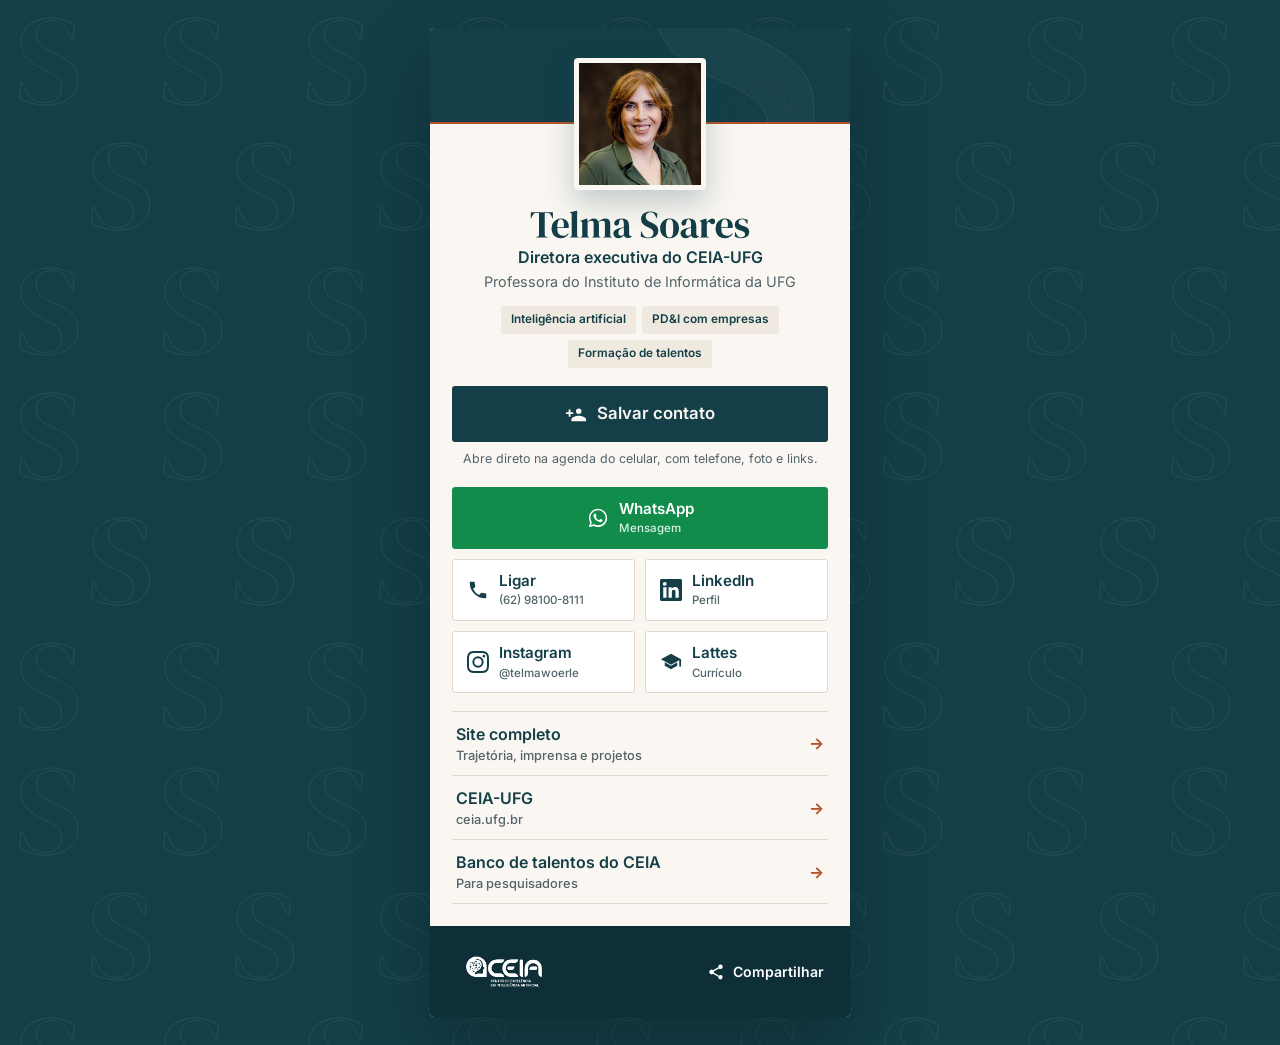
<file: card/index.html>
<!DOCTYPE html>
<html lang="pt-BR">
<head>
<meta charset="utf-8">
<meta name="viewport" content="width=device-width, initial-scale=1, viewport-fit=cover">
<title>Telma Soares | Cartão de contato</title>
<meta name="description" content="Cartão de contato de Telma Soares, diretora executiva do CEIA-UFG. Salve o contato no celular ou fale pelo WhatsApp.">
<meta property="og:title" content="Telma Soares | Cartão de contato">
<meta property="og:description" content="Diretora executiva do CEIA-UFG. Salve o contato ou fale pelo WhatsApp.">
<meta property="og:type" content="profile">
<meta property="og:image" content="https://telmaw.github.io/siteTelma/assets/social/capa-compartilhamento-1200x630.png">
<meta property="og:image:width" content="1200">
<meta property="og:image:height" content="630">
<meta property="og:image:alt" content="Telma Soares">
<meta name="twitter:card" content="summary_large_image">
<meta name="twitter:image" content="https://telmaw.github.io/siteTelma/assets/social/capa-compartilhamento-1200x630.png">
<meta property="og:url" content="https://telmaw.github.io/siteTelma/card/">
<meta name="theme-color" content="#143F49">
<link rel="icon" href="../assets/icones/favicon.ico" sizes="48x48">
<link rel="icon" href="../assets/icones/favicon.svg" type="image/svg+xml">
<link rel="icon" href="../assets/icones/favicon-32.png" type="image/png" sizes="32x32">
<link rel="apple-touch-icon" href="../assets/icones/apple-touch-icon.png">
<link rel="stylesheet" href="../css/telma-brand.css">
<link id="paleta" rel="stylesheet" href="../css/paleta.css">
<script>/* teste de paletas: ?paleta=nome carrega css/paletas/nome.css (sempre a versão mais recente, sem cache) */
(function(){var n=new URLSearchParams(location.search).get("paleta"),l=document.getElementById("paleta");if(n&&/^[a-z0-9-]+$/.test(n))l.href=l.href.replace(/paleta\.css$/,"paletas/"+n+".css?v="+Date.now());})();</script>
<style>
:root{
  --display:var(--telma-font-ui);
  --texto:var(--telma-font-ui);
  --editorial:var(--telma-font-editorial);
  --raio:4px;
}
*{box-sizing:border-box;margin:0;padding:0}
html{-webkit-text-size-adjust:100%}
body{
  min-height:100vh;min-height:100dvh;font-family:var(--texto);color:var(--tinta);line-height:1.5;-webkit-font-smoothing:antialiased;
  background:var(--azul-escuro) url("../assets/fundos/trama-escura.svg") repeat top left/720px auto;
  display:flex;justify-content:center;align-items:flex-start;
  padding:max(28px,env(safe-area-inset-top)) max(16px,env(safe-area-inset-right)) max(28px,env(safe-area-inset-bottom)) max(16px,env(safe-area-inset-left));
}
a{color:inherit;text-decoration:none}
button{font:inherit;border:0;background:none;cursor:pointer;color:inherit}
:focus-visible{outline:3px solid var(--acento);outline-offset:3px}
.rodape :focus-visible{outline-color:var(--telma-marfim)}

.cartao{width:100%;max-width:420px;background:var(--papel);border-radius:var(--raio);box-shadow:0 30px 70px var(--sombra-profunda);overflow:hidden}
.topo{position:relative;height:96px;background:var(--azul-escuro) url("../assets/fundos/s-amplo-escuro.svg") no-repeat center right/cover}
.topo::after{content:"";position:absolute;left:0;right:0;bottom:0;height:2px;background:var(--acento)}
.foto{position:relative;width:132px;height:132px;margin:-66px auto 0;border-radius:var(--raio);overflow:hidden;border:5px solid var(--papel);box-shadow:0 12px 30px color-mix(in srgb,var(--azul-escuro) 25%,transparent);background:#2a2a2a}
.foto img{width:100%;height:100%;object-fit:cover;display:block}
.corpo{padding:16px 22px 22px;text-align:center}
h1{margin:4px 0 0;line-height:1}
h1 img{display:block;width:220px;max-width:100%;height:auto;margin:0 auto}
.cargo{margin-top:6px;font-weight:600;color:var(--tinta)}
.org{font-size:.9rem;color:var(--tinta-suave);margin-top:2px}
.chips{display:flex;flex-wrap:wrap;justify-content:center;gap:6px;margin:14px 0 4px;list-style:none}
.chips li{font-size:.74rem;font-weight:600;color:var(--azul-escuro);background:var(--chip-fundo);padding:5px 10px;border-radius:3px}

.salvar{
  margin-top:18px;display:flex;align-items:center;justify-content:center;gap:10px;width:100%;min-height:56px;padding:14px 18px;
  border-radius:3px;background:var(--azul-escuro);color:var(--telma-marfim);font-weight:600;font-size:1.05rem;
  transition:background .15s ease
}
.salvar:hover{background:var(--azul)}
.salvar:active{background:var(--azul)}
.salvar svg{width:22px;height:22px;fill:currentColor;flex:none}
.dica{font-size:.78rem;color:var(--tinta-suave);margin-top:8px}

.acoes{display:grid;grid-template-columns:1fr 1fr;gap:10px;margin-top:18px}
.acao{display:flex;align-items:center;gap:10px;min-height:54px;padding:10px 14px;border:1px solid var(--linha);border-radius:3px;background:var(--branco);font-weight:600;font-size:.95rem;color:var(--azul-escuro);text-align:left;transition:background .15s ease,border-color .15s ease}
.acao:active,.acao:hover{background:var(--hover-fundo);border-color:var(--hover-borda)}
.acao svg{width:22px;height:22px;flex:none;fill:currentColor}
.acao.whats{grid-column:1/-1;justify-content:center;background:var(--whats);border-color:var(--whats);color:var(--branco)}
.acao.whats:active,.acao.whats:hover{background:var(--whats-escuro)}
.acao small{display:block;font-size:.72rem;font-weight:500;color:var(--tinta-suave)}
.acao.whats small{color:var(--sobre-whats)}

.links{list-style:none;margin-top:18px;border-top:1px solid var(--linha)}
.links a{display:flex;align-items:center;justify-content:space-between;gap:12px;min-height:56px;padding:10px 4px;border-bottom:1px solid var(--linha);font-weight:600;color:var(--tinta);text-align:left}
.links a small{display:block;font-size:.8rem;font-weight:500;color:var(--tinta-suave)}
.links a::after{content:"→";color:var(--acento);font-weight:700}

.rodape{display:flex;align-items:center;justify-content:space-between;gap:12px;padding:16px 22px;background:var(--azul-noite)}
.rodape img{width:104px;height:auto;display:block}
.compartilhar{display:inline-flex;align-items:center;gap:8px;color:var(--branco);font-weight:600;font-size:.88rem;min-height:44px;padding:0 4px}
.compartilhar svg{width:18px;height:18px;fill:currentColor}
.aviso{position:fixed;left:50%;bottom:max(20px,env(safe-area-inset-bottom));transform:translate(-50%,20px);background:var(--tinta);color:var(--branco);font-size:.88rem;font-weight:600;padding:12px 18px;border-radius:999px;opacity:0;pointer-events:none;transition:opacity .2s ease,transform .2s ease}
.aviso.mostra{opacity:1;transform:translate(-50%,0)}
@media (min-width:600px){body{align-items:center}}
@media (prefers-reduced-motion:reduce){*{transition:none!important}}
</style>
</head>
<body>

<main class="cartao">
  <div class="topo" aria-hidden="true"></div>
  <div class="foto"><img src="telma-soares.jpg" alt="Telma Soares" width="480" height="480"></div>
  <div class="corpo">
    <h1><img src="../assets/marca/assinatura-petroleo.svg" alt="Telma Soares" width="220" height="29"></h1>
    <p class="cargo">Diretora executiva do CEIA-UFG</p>
    <p class="org">Professora do Instituto de Informática da UFG</p>
    <ul class="chips" aria-label="Temas">
      <li>Inteligência artificial</li><li>PD&amp;I com empresas</li><li>Formação de talentos</li>
    </ul>

    <a class="salvar" href="telma-soares.vcf" download="Telma Soares.vcf" type="text/vcard">
      <svg viewBox="0 0 24 24" aria-hidden="true"><path d="M15 12a3 3 0 1 0-3-3 3 3 0 0 0 3 3Zm0 2c-2.7 0-8 1.3-8 4v2h16v-2c0-2.7-5.3-4-8-4ZM6 10V7H4v3H1v2h3v3h2v-3h3v-2Z"/></svg>
      Salvar contato
    </a>
    <p class="dica">Abre direto na agenda do celular, com telefone, foto e links.</p>

    <div class="acoes">
      <a class="acao whats" href="https://wa.me/5562981008111?text=Ol%C3%A1%2C%20Telma.%20Peguei%20seu%20contato%20pelo%20seu%20cart%C3%A3o%20digital." target="_blank" rel="noopener">
        <svg viewBox="0 0 24 24" aria-hidden="true"><path d="M12.04 2C6.58 2 2.13 6.45 2.13 11.91c0 1.75.46 3.45 1.32 4.95L2 22l5.25-1.38a9.87 9.87 0 0 0 4.79 1.22h.01c5.46 0 9.91-4.45 9.91-9.91 0-2.65-1.03-5.14-2.9-7.01A9.82 9.82 0 0 0 12.04 2Zm0 18.02h-.01a8.2 8.2 0 0 1-4.19-1.15l-.3-.18-3.11.82.83-3.04-.2-.31a8.17 8.17 0 0 1-1.26-4.35c0-4.54 3.7-8.24 8.25-8.24 2.2 0 4.27.86 5.83 2.42a8.19 8.19 0 0 1 2.41 5.83c0 4.54-3.7 8.2-8.25 8.2Zm4.52-6.16c-.25-.12-1.47-.72-1.69-.81-.23-.08-.39-.12-.56.13-.16.24-.64.8-.78.97-.14.16-.29.18-.54.06-.25-.12-1.05-.39-1.99-1.23-.74-.66-1.23-1.47-1.38-1.72-.14-.25-.01-.38.11-.5.11-.11.25-.29.37-.43.13-.15.17-.25.25-.41.08-.17.04-.31-.02-.43-.06-.12-.56-1.34-.76-1.84-.2-.48-.4-.41-.56-.42h-.48c-.17 0-.43.06-.66.31-.23.25-.86.85-.86 2.07 0 1.22.89 2.4 1.01 2.56.12.17 1.74 2.66 4.22 3.73.59.25 1.05.4 1.41.52.59.19 1.13.16 1.56.1.48-.07 1.47-.6 1.68-1.19.21-.58.21-1.08.14-1.19-.06-.11-.22-.17-.47-.29Z"/></svg>
        <span>WhatsApp<small>Mensagem</small></span>
      </a>
      <a class="acao" href="tel:+5562981008111">
        <svg viewBox="0 0 24 24" aria-hidden="true"><path d="M6.6 10.8a15.1 15.1 0 0 0 6.6 6.6l2.2-2.2a1 1 0 0 1 1-.25 11.4 11.4 0 0 0 3.6.57 1 1 0 0 1 1 1V20a1 1 0 0 1-1 1A17 17 0 0 1 3 4a1 1 0 0 1 1-1h3.5a1 1 0 0 1 1 1 11.4 11.4 0 0 0 .57 3.6 1 1 0 0 1-.25 1Z"/></svg>
        <span>Ligar<small>(62) 98100-8111</small></span>
      </a>
      <a class="acao" href="https://www.linkedin.com/in/telma-soares/" target="_blank" rel="noopener">
        <svg viewBox="0 0 24 24" aria-hidden="true"><path d="M20.45 20.45h-3.56v-5.57c0-1.33-.02-3.04-1.85-3.04-1.85 0-2.14 1.45-2.14 2.94v5.67H9.35V9h3.42v1.56h.05a3.75 3.75 0 0 1 3.37-1.85c3.6 0 4.27 2.37 4.27 5.46v6.28ZM5.34 7.43a2.07 2.07 0 1 1 0-4.13 2.07 2.07 0 0 1 0 4.13Zm1.78 13.02H3.55V9h3.57v11.45ZM22.22 0H1.77C.79 0 0 .77 0 1.72v20.55C0 23.23.79 24 1.77 24h20.45c.98 0 1.78-.77 1.78-1.73V1.72C24 .77 23.2 0 22.22 0Z"/></svg>
        <span>LinkedIn<small>Perfil</small></span>
      </a>
      <a class="acao" href="https://www.instagram.com/telmawoerle/" target="_blank" rel="noopener">
        <svg viewBox="0 0 24 24" aria-hidden="true"><path d="M12 2.16c3.2 0 3.58.01 4.85.07 1.17.05 1.8.25 2.23.41.56.22.96.48 1.38.9.42.42.68.82.9 1.38.16.42.36 1.06.41 2.23.06 1.27.07 1.65.07 4.85s-.01 3.58-.07 4.85c-.05 1.17-.25 1.8-.41 2.23-.22.56-.48.96-.9 1.38-.42.42-.82.68-1.38.9-.42.16-1.06.36-2.23.41-1.27.06-1.65.07-4.85.07s-3.58-.01-4.85-.07c-1.17-.05-1.8-.25-2.23-.41a3.8 3.8 0 0 1-1.38-.9 3.8 3.8 0 0 1-.9-1.38c-.16-.42-.36-1.06-.41-2.23-.06-1.27-.07-1.65-.07-4.85s.01-3.58.07-4.85c.05-1.17.25-1.8.41-2.23.22-.56.48-.96.9-1.38.42-.42.82-.68 1.38-.9.42-.16 1.06-.36 2.23-.41C8.42 2.17 8.8 2.16 12 2.16ZM12 0C8.74 0 8.33.01 7.05.07 5.78.13 4.9.33 4.14.63c-.79.3-1.46.72-2.12 1.38A5.87 5.87 0 0 0 .63 4.14c-.3.76-.5 1.64-.56 2.91C.01 8.33 0 8.74 0 12s.01 3.67.07 4.95c.06 1.27.26 2.15.56 2.91.3.79.72 1.46 1.39 2.13a5.87 5.87 0 0 0 2.12 1.38c.76.3 1.64.5 2.91.56C8.33 23.99 8.74 24 12 24s3.67-.01 4.95-.07c1.27-.06 2.15-.26 2.91-.56a5.87 5.87 0 0 0 2.12-1.38 5.87 5.87 0 0 0 1.39-2.13c.3-.76.5-1.64.56-2.91.06-1.28.07-1.69.07-4.95s-.01-3.67-.07-4.95c-.06-1.27-.26-2.15-.56-2.91a5.87 5.87 0 0 0-1.39-2.13A5.87 5.87 0 0 0 19.86.63c-.76-.3-1.64-.5-2.91-.56C15.67.01 15.26 0 12 0Zm0 5.84a6.16 6.16 0 1 0 0 12.32 6.16 6.16 0 0 0 0-12.32ZM12 16a4 4 0 1 1 0-8 4 4 0 0 1 0 8Zm7.85-10.4a1.44 1.44 0 1 1-2.88 0 1.44 1.44 0 0 1 2.88 0Z"/></svg>
        <span>Instagram<small>@telmawoerle</small></span>
      </a>
      <a class="acao" href="http://lattes.cnpq.br/6296363436468330" target="_blank" rel="noopener">
        <svg viewBox="0 0 24 24" aria-hidden="true"><path d="M12 3 1 9l11 6 9-4.91V17h2V9L12 3Zm-6.82 9.2v4L12 20l6.82-3.8v-4L12 16l-6.82-3.8Z"/></svg>
        <span>Lattes<small>Currículo</small></span>
      </a>
    </div>

    <ul class="links">
      <li><a href="../"><span>Site completo<small>Trajetória, imprensa e projetos</small></span></a></li>
      <li><a href="https://ceia.ufg.br/" target="_blank" rel="noopener"><span>CEIA-UFG<small>ceia.ufg.br</small></span></a></li>
      <li><a href="https://portal.ceia.inf.ufg.br/banco-de-talentos" target="_blank" rel="noopener"><span>Banco de talentos do CEIA<small>Para pesquisadores</small></span></a></li>
    </ul>
  </div>
  <div class="rodape">
    <img src="../img/logo-ceia-branco.png" alt="CEIA, Centro de Excelência em Inteligência Artificial" width="800" height="450">
    <button class="compartilhar" type="button" id="compartilhar">
      <svg viewBox="0 0 24 24" aria-hidden="true"><path d="M18 16.1c-.8 0-1.4.3-2 .8l-7.1-4.2c.1-.2.1-.5.1-.7s0-.5-.1-.7L16 7.2c.5.5 1.2.8 2 .8a3 3 0 1 0-3-3c0 .2 0 .5.1.7L8 9.8A3 3 0 1 0 8 14.2l7.1 4.2c-.1.2-.1.4-.1.6a2.9 2.9 0 1 0 3-2.9Z"/></svg>
      Compartilhar
    </button>
  </div>
</main>

<div class="aviso" id="aviso" role="status" aria-live="polite"></div>

<script>
(function(){
  var btn = document.getElementById('compartilhar'), aviso = document.getElementById('aviso');
  var url = 'https://telmaw.github.io/siteTelma/card/';
  function avisa(t){ aviso.textContent = t; aviso.classList.add('mostra'); setTimeout(function(){ aviso.classList.remove('mostra'); }, 2200); }
  btn.addEventListener('click', function(){
    if (navigator.share) {
      navigator.share({ title: 'Telma Soares', text: 'Cartão de contato de Telma Soares, diretora executiva do CEIA-UFG', url: url }).catch(function(){});
    } else if (navigator.clipboard) {
      navigator.clipboard.writeText(url).then(function(){ avisa('Link copiado'); }, function(){ avisa(url); });
    } else { avisa(url); }
  });
})();
</script>
</body>
</html>
</file>
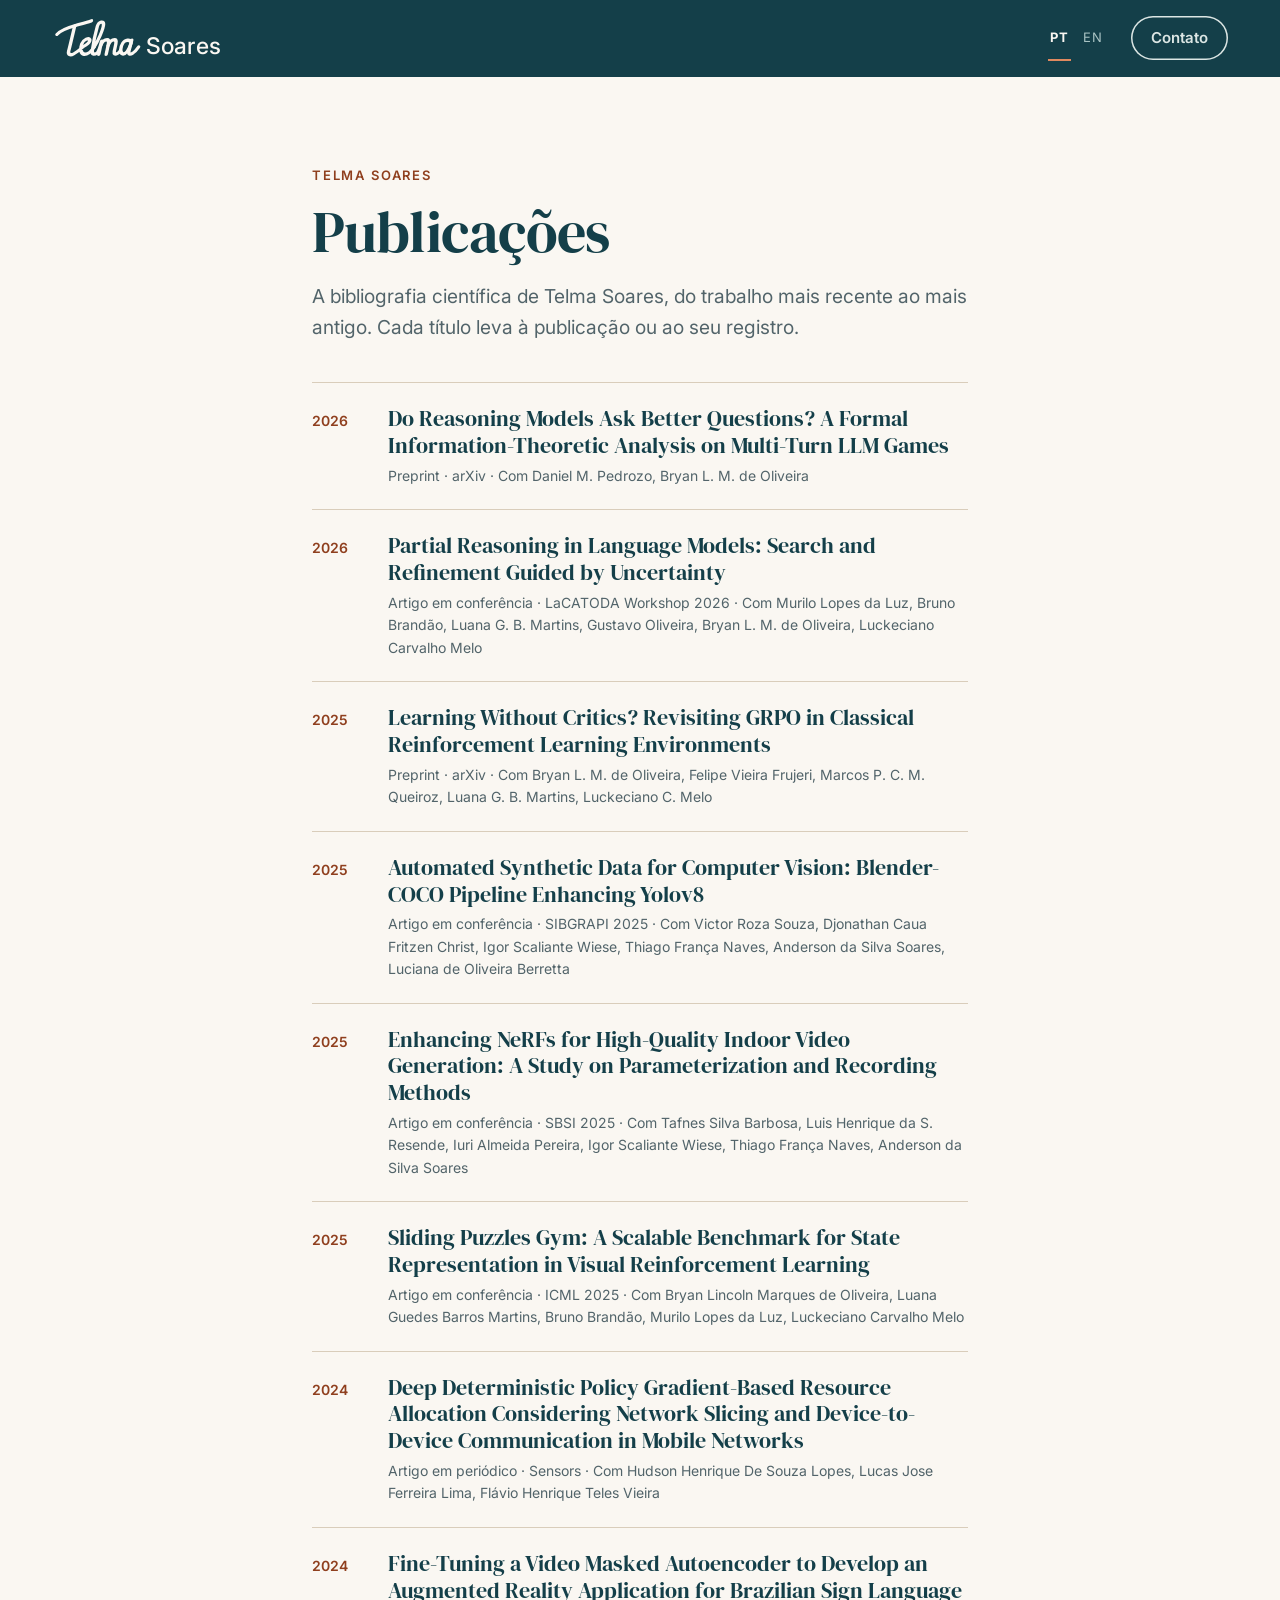
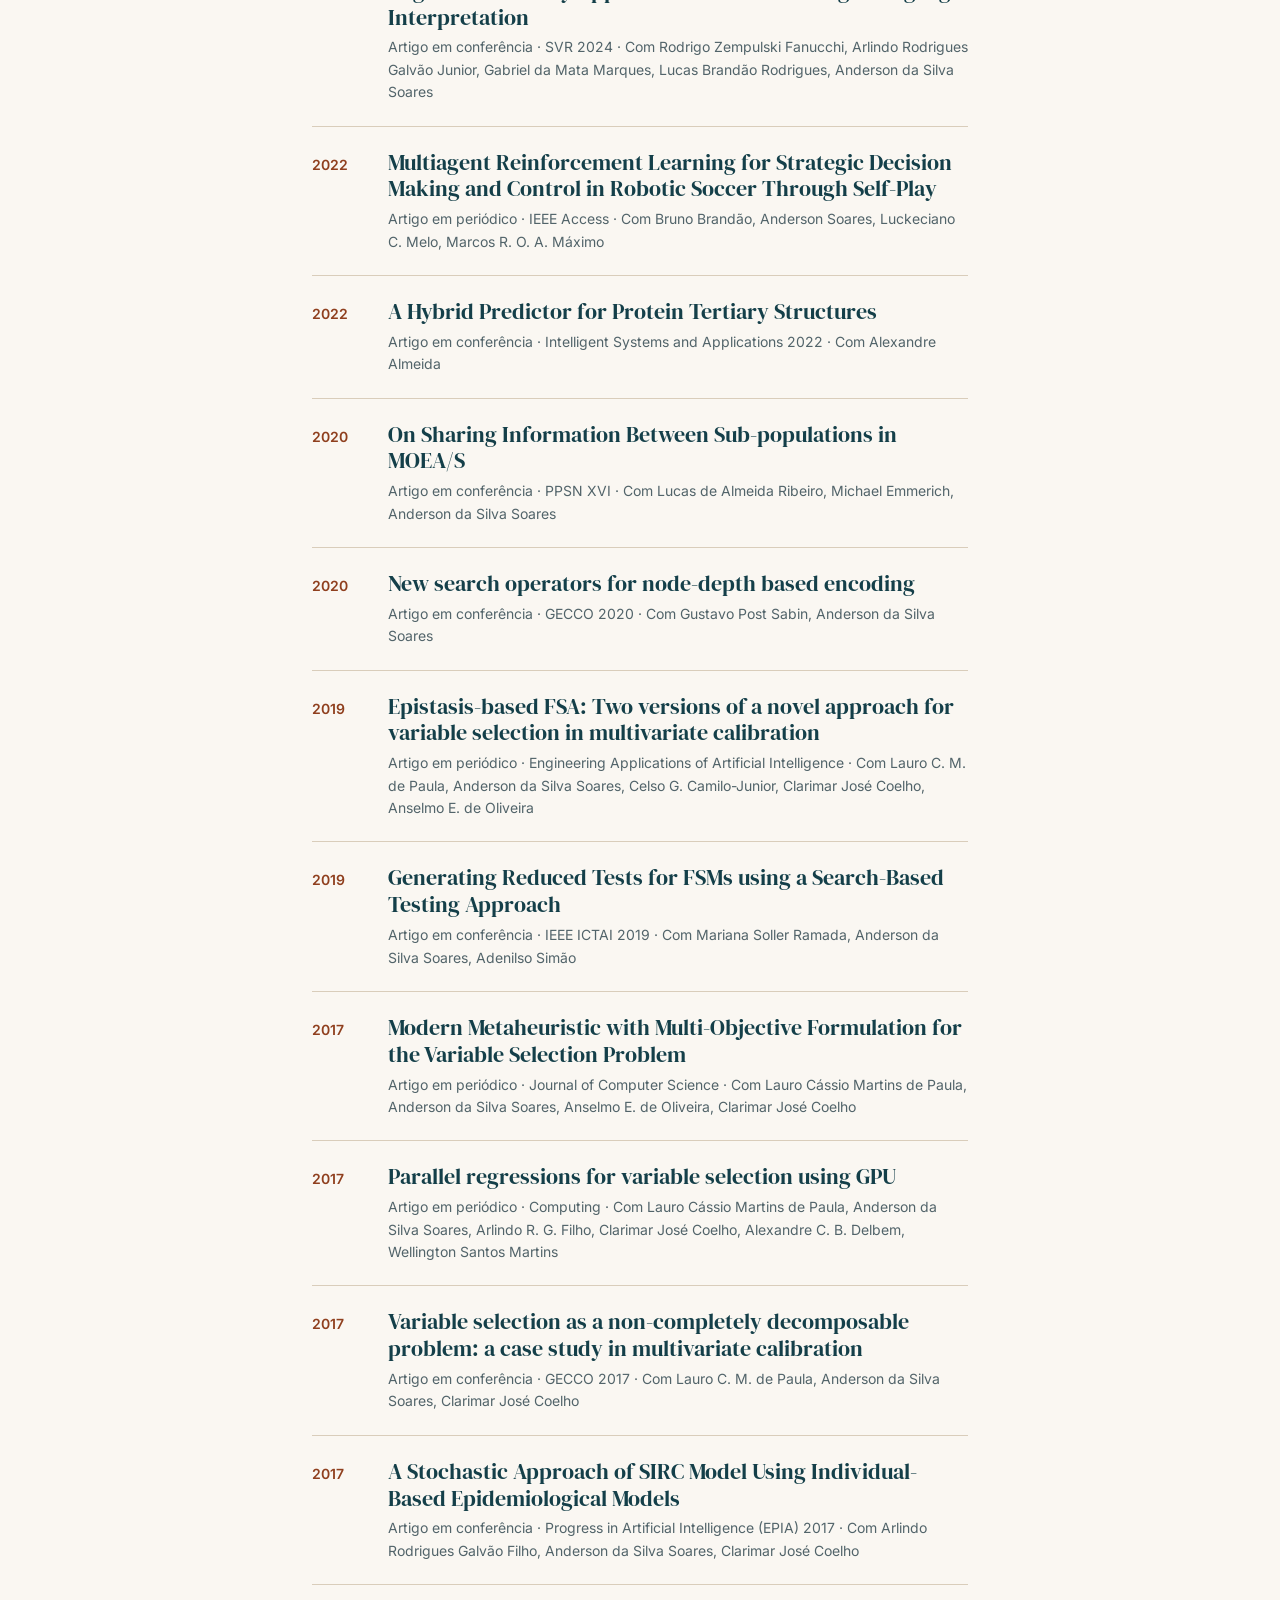
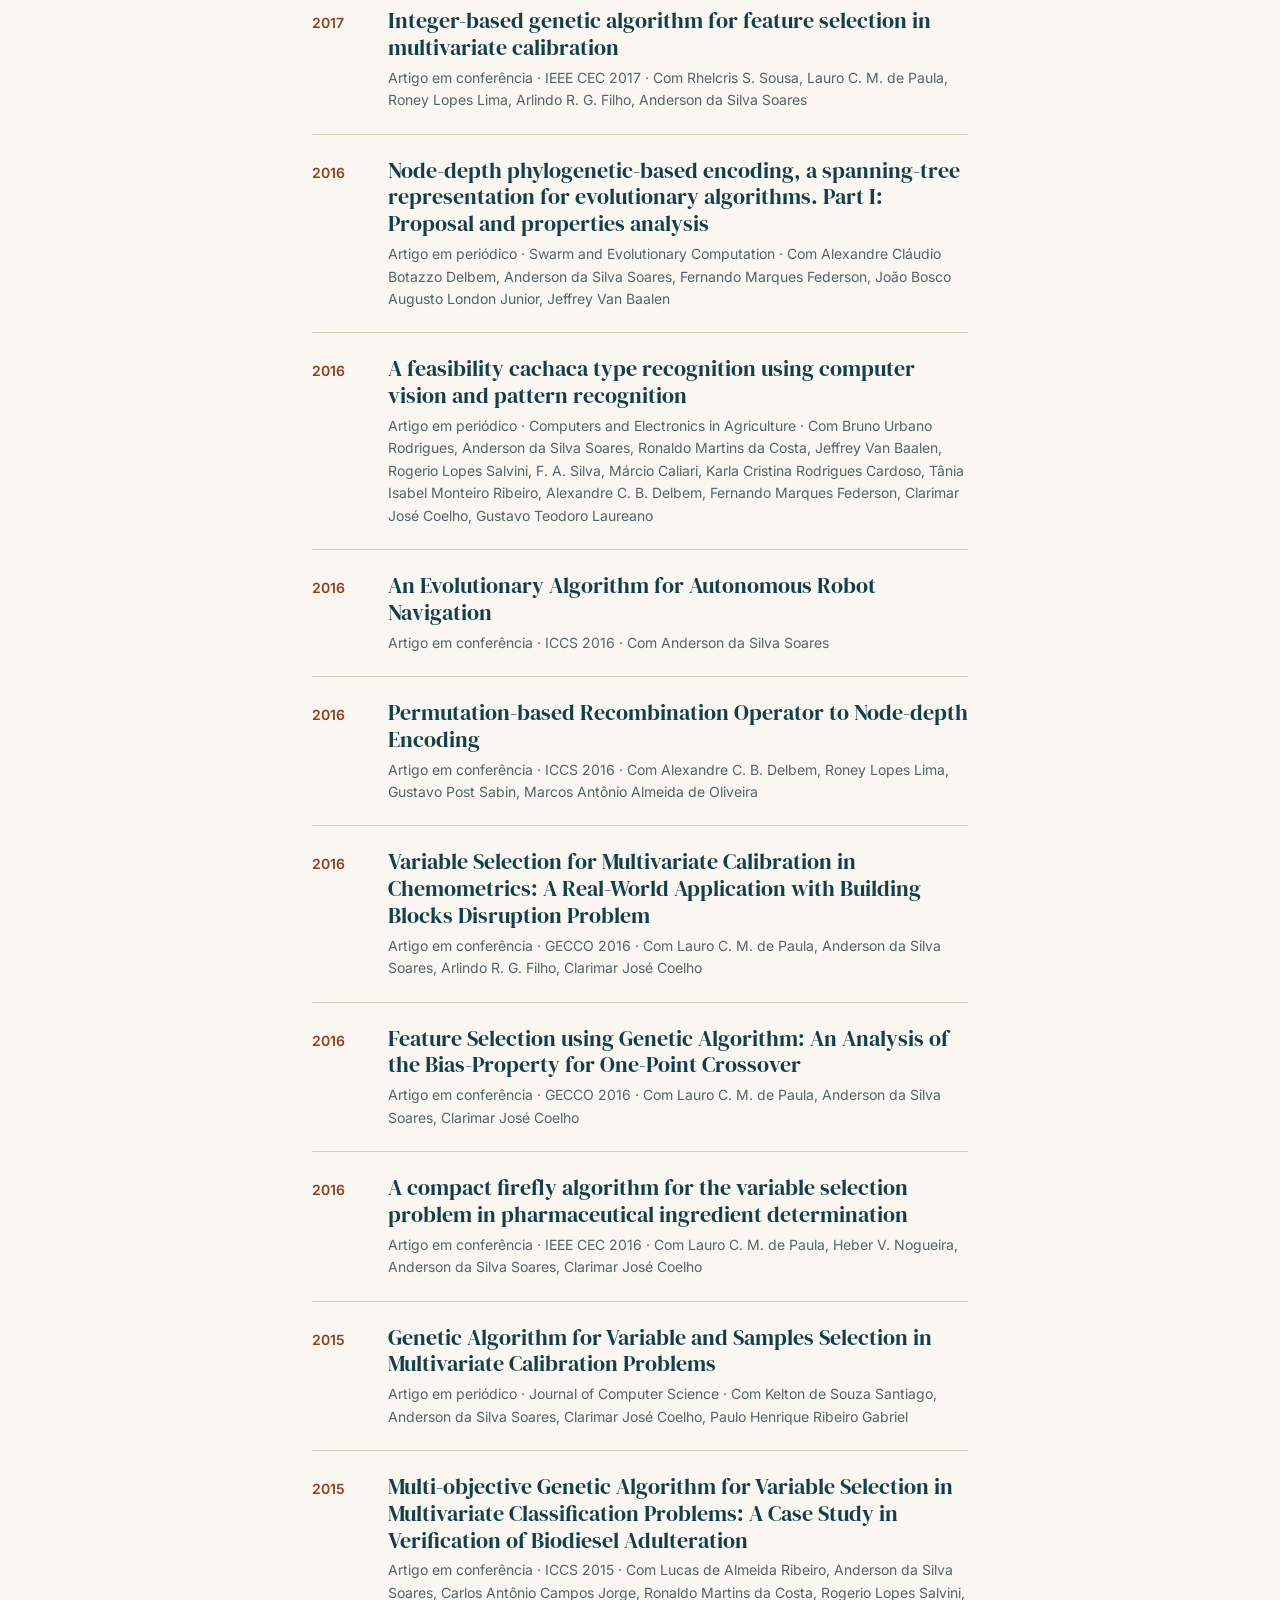
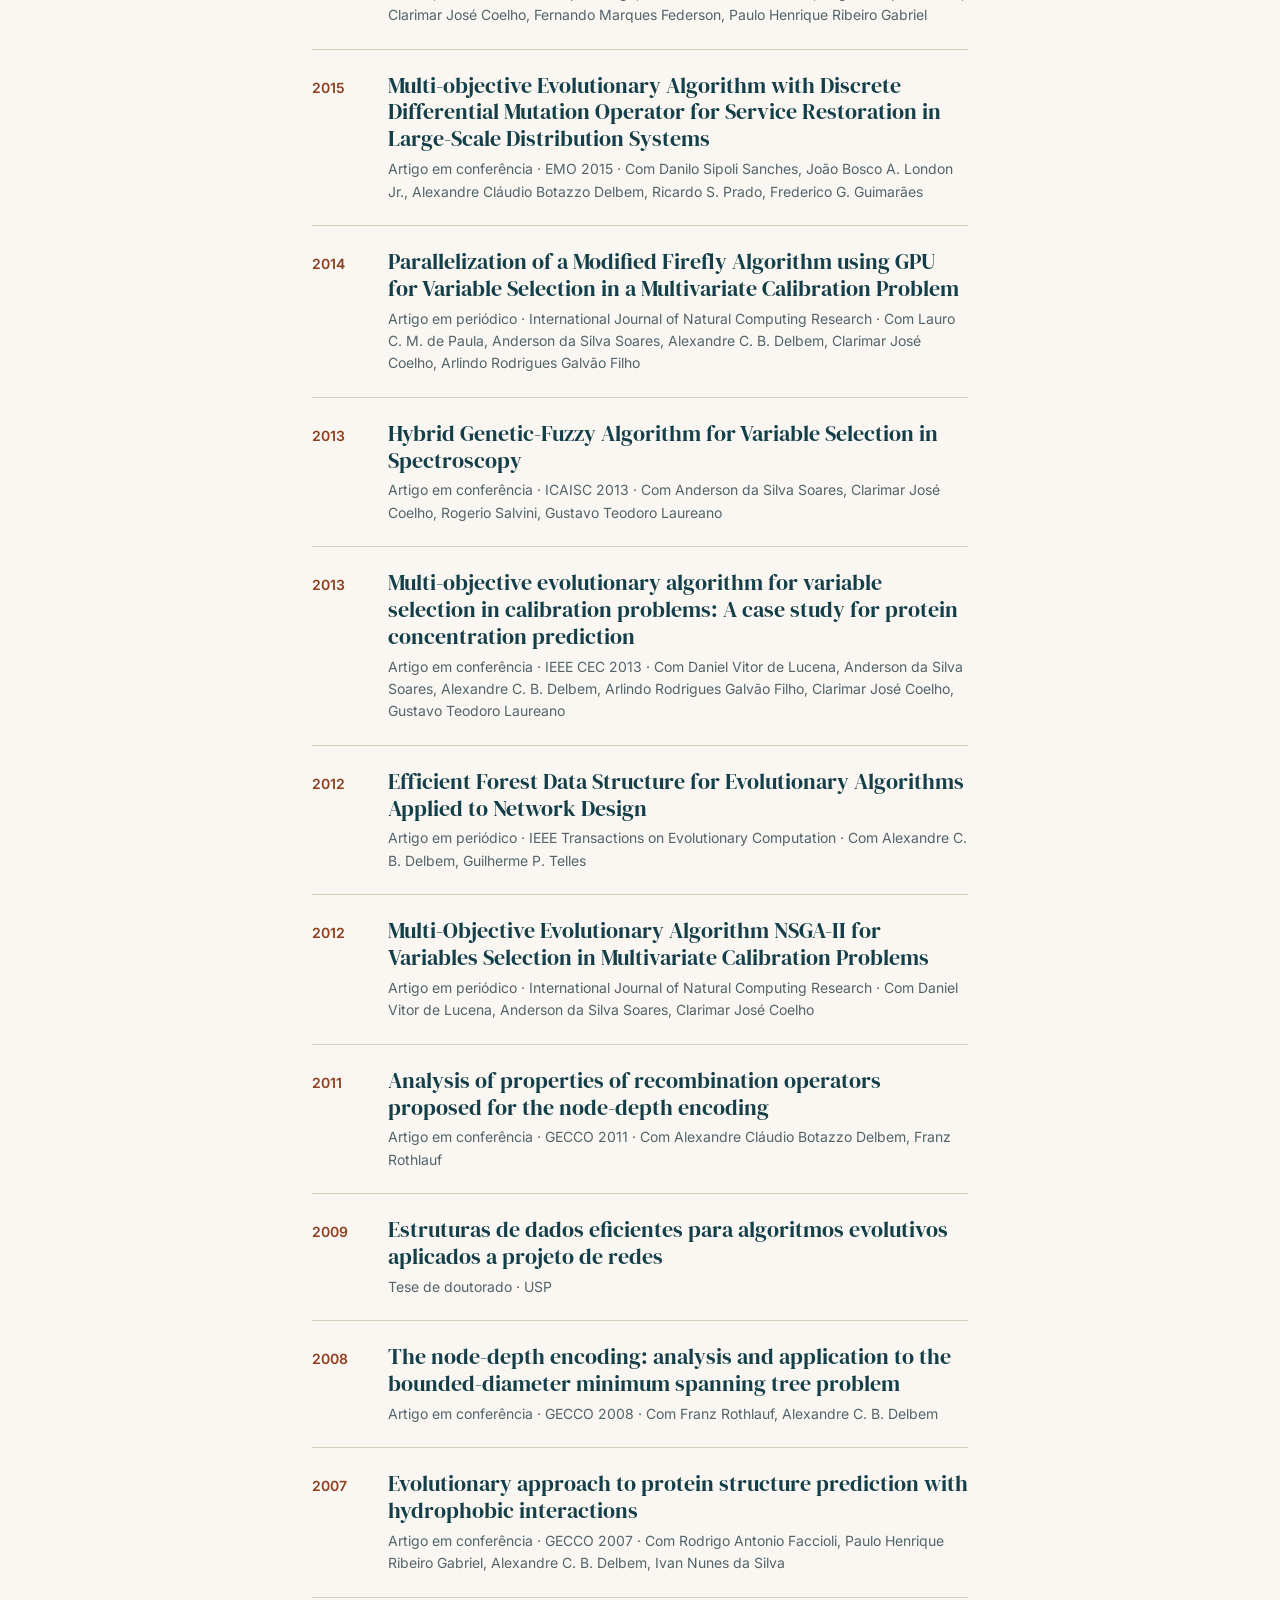
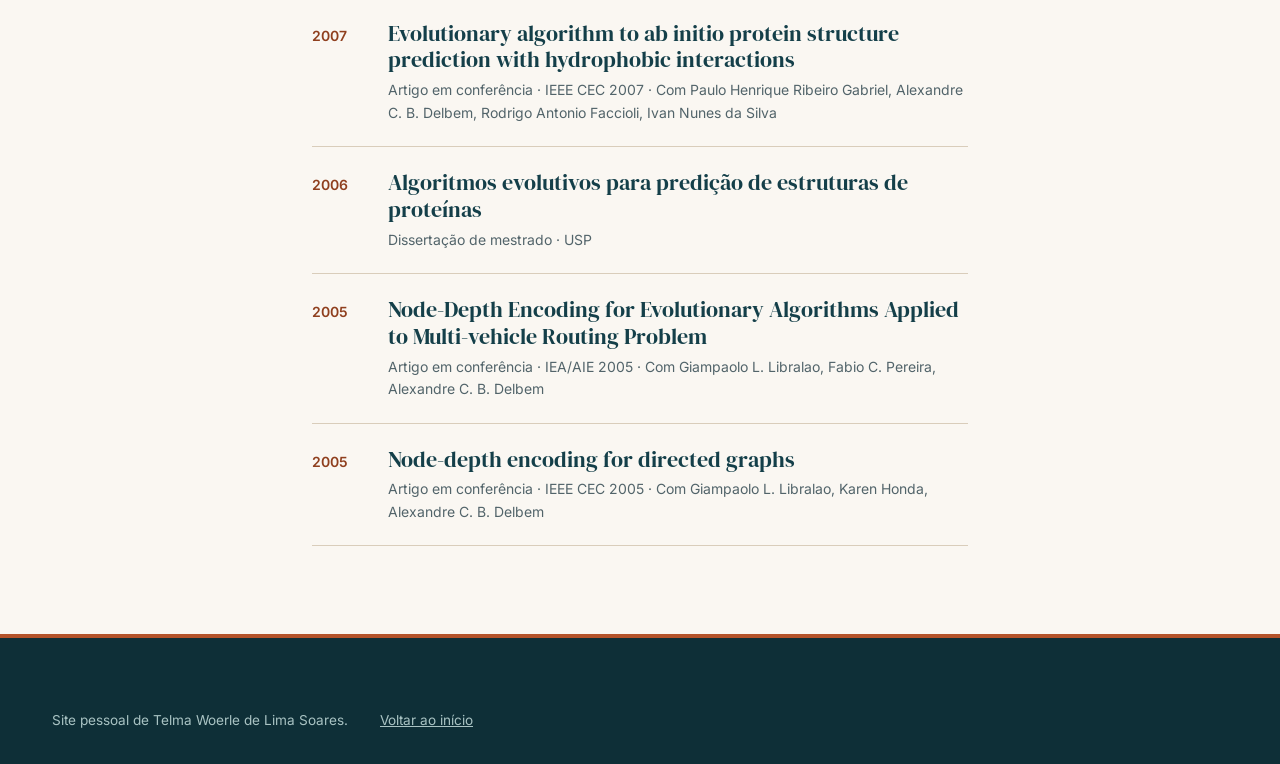
<file: escritos/index.html>
<!DOCTYPE html>
<html lang="pt-BR" data-base="../">
<head>
<meta charset="utf-8">
<meta name="viewport" content="width=device-width, initial-scale=1">
<title>Publicações | Telma Soares</title>
<meta name="description" content="A bibliografia científica de Telma Soares, do trabalho mais recente ao mais antigo. Cada título leva à publicação ou ao seu registro.">
<link rel="canonical" href="https://giihuk.github.io/site-telma-soares/escritos/">
<link rel="alternate" hreflang="pt-BR" href="https://giihuk.github.io/site-telma-soares/escritos/">
<link rel="alternate" hreflang="en" href="https://giihuk.github.io/site-telma-soares/en/escritos/">
<meta name="theme-color" content="#143F49">
<link rel="icon" href="../assets/icones/favicon.ico" sizes="48x48">
<link rel="icon" href="../assets/icones/favicon.svg" type="image/svg+xml">
<link id="paleta" rel="stylesheet" href="../css/paleta.css">
<script>/* teste de paletas: ?paleta=nome carrega css/paletas/nome.css */
(function(){var n=new URLSearchParams(location.search).get("paleta"),l=document.getElementById("paleta");if(n&&/^[a-z0-9-]+$/.test(n)){l.href=l.href.replace(/paleta[.]css$/,"paletas/"+n+".css?v="+Date.now());document.documentElement.setAttribute("data-paleta",n);}})();</script>
<link rel="stylesheet" href="../css/telma-motion.css">
<link rel="stylesheet" href="../css/site.css">
<script>document.documentElement.classList.add("js")</script>
</head>
<body>
<a class="pular" href="#conteudo">Pular para o conteúdo</a>
<header class="topo" id="topo"><div class="wrap">
  <a class="marca" href="../index.html" aria-label="Telma Soares, início"><svg viewBox="20 -490 1230 540" aria-hidden="true" focusable="false"><g transform="skewX(-12)"><path d="M 30 -270 C 60 -320, 160 -362, 260 -392 C 330 -412, 400 -430, 456 -452"/><path d="M 245 -384 C 243 -300, 240 -130, 236 -42 C 234 4, 276 18, 312 -6 C 350 -30, 390 -70, 420 -104 C 460 -128, 506 -166, 486 -198 C 466 -226, 404 -204, 392 -140 C 382 -80, 404 -6, 456 0 C 500 4, 540 -40, 568 -96"/><g transform="translate(60 0)"><path d="M 508 -96 C 534 -160, 584 -330, 570 -404 C 560 -452, 498 -442, 492 -380 C 486 -300, 488 -120, 494 -46 C 498 2, 536 8, 564 -18 C 582 -40, 590 -120, 592 -178 L 592 0"/><path d="M 592 -118 C 604 -176, 634 -196, 658 -196 C 684 -196, 692 -172, 692 -140 L 692 0"/><path d="M 692 -118 C 704 -176, 734 -196, 758 -196 C 784 -196, 792 -172, 792 -140 L 792 -44 C 792 -4, 816 6, 844 -12 C 856 -20, 864 -32, 870 -46"/><path d="M 994 -168 C 964 -202, 904 -198, 884 -150 C 864 -104, 868 -16, 914 -6 C 958 4, 986 -60, 996 -150"/><path d="M 996 -190 L 990 -44 C 988 0, 1018 6, 1046 -14 C 1070 -32, 1092 -64, 1108 -98"/></g></g></svg><span aria-hidden="true">Soares</span></a>
  <nav class="nav" style="display:flex;position:static;flex-direction:row;background:none;padding:0" aria-label="Principal">
    <span class="idioma" role="group" aria-label="Idioma"><a href="../escritos/index.html" lang="pt-BR" aria-current="true">PT</a><a href="../en/escritos/index.html" lang="en">EN</a></span>
    <a class="btn contorno" href="../index.html#contato">Contato</a>
  </nav>
</div></header>
<main id="conteudo"><article class="leitura" id="leitura" aria-live="polite"></article></main>
<footer><div class="wrap"><div class="fim" style="margin-top:0;border-top:0;padding-top:0"><span>Site pessoal de Telma Woerle de Lima Soares.</span><a href="../index.html">Voltar ao início</a></div></div></footer>
<script type="application/json" id="dados-publicacoes">{"publicacoes": [{"ano": 2026, "tipo": "Preprint", "tipo_en": "Preprint", "veiculo": "arXiv", "titulo": "Do Reasoning Models Ask Better Questions? A Formal Information-Theoretic Analysis on Multi-Turn LLM Games", "coautores": "Daniel M. Pedrozo, Bryan L. M. de Oliveira", "url": "https://dblp.org/search?q=Do%20Reasoning%20Models%20Ask%20Better%20Questions%3F%20A%20Formal%20Information-Theoretic%20Analysis%20on%20Multi-Turn%20LLM%20Games", "link_verificado": false}, {"ano": 2026, "tipo": "Artigo em conferência", "tipo_en": "Conference paper", "veiculo": "LaCATODA Workshop 2026", "titulo": "Partial Reasoning in Language Models: Search and Refinement Guided by Uncertainty", "coautores": "Murilo Lopes da Luz, Bruno Brandão, Luana G. B. Martins, Gustavo Oliveira, Bryan L. M. de Oliveira, Luckeciano Carvalho Melo", "url": "https://arxiv.org/abs/2601.12040", "link_verificado": true}, {"ano": 2025, "tipo": "Preprint", "tipo_en": "Preprint", "veiculo": "arXiv", "titulo": "Learning Without Critics? Revisiting GRPO in Classical Reinforcement Learning Environments", "coautores": "Bryan L. M. de Oliveira, Felipe Vieira Frujeri, Marcos P. C. M. Queiroz, Luana G. B. Martins, Luckeciano C. Melo", "url": "https://arxiv.org/abs/2511.03527", "link_verificado": true}, {"ano": 2025, "tipo": "Artigo em conferência", "tipo_en": "Conference paper", "veiculo": "SIBGRAPI 2025", "titulo": "Automated Synthetic Data for Computer Vision: Blender-COCO Pipeline Enhancing Yolov8", "coautores": "Victor Roza Souza, Djonathan Caua Fritzen Christ, Igor Scaliante Wiese, Thiago França Naves, Anderson da Silva Soares, Luciana de Oliveira Berretta", "url": "https://dblp.org/search?q=Automated%20Synthetic%20Data%20for%20Computer%20Vision%3A%20Blender-COCO%20Pipeline%20Enhancing%20Yolov8", "link_verificado": false}, {"ano": 2025, "tipo": "Artigo em conferência", "tipo_en": "Conference paper", "veiculo": "SBSI 2025", "titulo": "Enhancing NeRFs for High-Quality Indoor Video Generation: A Study on Parameterization and Recording Methods", "coautores": "Tafnes Silva Barbosa, Luis Henrique da S. Resende, Iuri Almeida Pereira, Igor Scaliante Wiese, Thiago França Naves, Anderson da Silva Soares", "url": "https://dblp.org/search?q=Enhancing%20NeRFs%20for%20High-Quality%20Indoor%20Video%20Generation%3A%20A%20Study%20on%20Parameterization%20and%20Recording%20Methods", "link_verificado": false}, {"ano": 2025, "tipo": "Artigo em conferência", "tipo_en": "Conference paper", "veiculo": "ICML 2025", "titulo": "Sliding Puzzles Gym: A Scalable Benchmark for State Representation in Visual Reinforcement Learning", "coautores": "Bryan Lincoln Marques de Oliveira, Luana Guedes Barros Martins, Bruno Brandão, Murilo Lopes da Luz, Luckeciano Carvalho Melo", "url": "https://proceedings.mlr.press/v267/de-oliveira25a.html", "link_verificado": true}, {"ano": 2024, "tipo": "Artigo em periódico", "tipo_en": "Journal article", "veiculo": "Sensors", "titulo": "Deep Deterministic Policy Gradient-Based Resource Allocation Considering Network Slicing and Device-to-Device Communication in Mobile Networks", "coautores": "Hudson Henrique De Souza Lopes, Lucas Jose Ferreira Lima, Flávio Henrique Teles Vieira", "url": "https://dblp.org/search?q=Deep%20Deterministic%20Policy%20Gradient-Based%20Resource%20Allocation%20Considering%20Network%20Slicing%20and%20Device-to-Device%20Communication%20in%20Mobile%20Networks", "link_verificado": false}, {"ano": 2024, "tipo": "Artigo em conferência", "tipo_en": "Conference paper", "veiculo": "SVR 2024", "titulo": "Fine-Tuning a Video Masked Autoencoder to Develop an Augmented Reality Application for Brazilian Sign Language Interpretation", "coautores": "Rodrigo Zempulski Fanucchi, Arlindo Rodrigues Galvão Junior, Gabriel da Mata Marques, Lucas Brandão Rodrigues, Anderson da Silva Soares", "url": "https://dblp.org/search?q=Fine-Tuning%20a%20Video%20Masked%20Autoencoder%20to%20Develop%20an%20Augmented%20Reality%20Application%20for%20Brazilian%20Sign%20Language%20Interpretation", "link_verificado": false}, {"ano": 2022, "tipo": "Artigo em periódico", "tipo_en": "Journal article", "veiculo": "IEEE Access", "titulo": "Multiagent Reinforcement Learning for Strategic Decision Making and Control in Robotic Soccer Through Self-Play", "coautores": "Bruno Brandão, Anderson Soares, Luckeciano C. Melo, Marcos R. O. A. Máximo", "url": "https://dblp.org/search?q=Multiagent%20Reinforcement%20Learning%20for%20Strategic%20Decision%20Making%20and%20Control%20in%20Robotic%20Soccer%20Through%20Self-Play", "link_verificado": false}, {"ano": 2022, "tipo": "Artigo em conferência", "tipo_en": "Conference paper", "veiculo": "Intelligent Systems and Applications 2022", "titulo": "A Hybrid Predictor for Protein Tertiary Structures", "coautores": "Alexandre Almeida", "url": "https://dblp.org/search?q=A%20Hybrid%20Predictor%20for%20Protein%20Tertiary%20Structures", "link_verificado": false}, {"ano": 2020, "tipo": "Artigo em conferência", "tipo_en": "Conference paper", "veiculo": "PPSN XVI", "titulo": "On Sharing Information Between Sub-populations in MOEA/S", "coautores": "Lucas de Almeida Ribeiro, Michael Emmerich, Anderson da Silva Soares", "url": "https://dblp.org/search?q=On%20Sharing%20Information%20Between%20Sub-populations%20in%20MOEA/S", "link_verificado": false}, {"ano": 2020, "tipo": "Artigo em conferência", "tipo_en": "Conference paper", "veiculo": "GECCO 2020", "titulo": "New search operators for node-depth based encoding", "coautores": "Gustavo Post Sabin, Anderson da Silva Soares", "url": "https://dblp.org/search?q=New%20search%20operators%20for%20node-depth%20based%20encoding", "link_verificado": false}, {"ano": 2019, "tipo": "Artigo em periódico", "tipo_en": "Journal article", "veiculo": "Engineering Applications of Artificial Intelligence", "titulo": "Epistasis-based FSA: Two versions of a novel approach for variable selection in multivariate calibration", "coautores": "Lauro C. M. de Paula, Anderson da Silva Soares, Celso G. Camilo-Junior, Clarimar José Coelho, Anselmo E. de Oliveira", "url": "https://dblp.org/search?q=Epistasis-based%20FSA%3A%20Two%20versions%20of%20a%20novel%20approach%20for%20variable%20selection%20in%20multivariate%20calibration", "link_verificado": false}, {"ano": 2019, "tipo": "Artigo em conferência", "tipo_en": "Conference paper", "veiculo": "IEEE ICTAI 2019", "titulo": "Generating Reduced Tests for FSMs using a Search-Based Testing Approach", "coautores": "Mariana Soller Ramada, Anderson da Silva Soares, Adenilso Simão", "url": "https://dblp.org/search?q=Generating%20Reduced%20Tests%20for%20FSMs%20using%20a%20Search-Based%20Testing%20Approach", "link_verificado": false}, {"ano": 2017, "tipo": "Artigo em periódico", "tipo_en": "Journal article", "veiculo": "Journal of Computer Science", "titulo": "Modern Metaheuristic with Multi-Objective Formulation for the Variable Selection Problem", "coautores": "Lauro Cássio Martins de Paula, Anderson da Silva Soares, Anselmo E. de Oliveira, Clarimar José Coelho", "url": "https://dblp.org/search?q=Modern%20Metaheuristic%20with%20Multi-Objective%20Formulation%20for%20the%20Variable%20Selection%20Problem", "link_verificado": false}, {"ano": 2017, "tipo": "Artigo em periódico", "tipo_en": "Journal article", "veiculo": "Computing", "titulo": "Parallel regressions for variable selection using GPU", "coautores": "Lauro Cássio Martins de Paula, Anderson da Silva Soares, Arlindo R. G. Filho, Clarimar José Coelho, Alexandre C. B. Delbem, Wellington Santos Martins", "url": "https://dblp.org/search?q=Parallel%20regressions%20for%20variable%20selection%20using%20GPU", "link_verificado": false}, {"ano": 2017, "tipo": "Artigo em conferência", "tipo_en": "Conference paper", "veiculo": "GECCO 2017", "titulo": "Variable selection as a non-completely decomposable problem: a case study in multivariate calibration", "coautores": "Lauro C. M. de Paula, Anderson da Silva Soares, Clarimar José Coelho", "url": "https://dblp.org/search?q=Variable%20selection%20as%20a%20non-completely%20decomposable%20problem%3A%20a%20case%20study%20in%20multivariate%20calibration", "link_verificado": false}, {"ano": 2017, "tipo": "Artigo em conferência", "tipo_en": "Conference paper", "veiculo": "Progress in Artificial Intelligence (EPIA) 2017", "titulo": "A Stochastic Approach of SIRC Model Using Individual-Based Epidemiological Models", "coautores": "Arlindo Rodrigues Galvão Filho, Anderson da Silva Soares, Clarimar José Coelho", "url": "https://dblp.org/search?q=A%20Stochastic%20Approach%20of%20SIRC%20Model%20Using%20Individual-Based%20Epidemiological%20Models", "link_verificado": false}, {"ano": 2017, "tipo": "Artigo em conferência", "tipo_en": "Conference paper", "veiculo": "IEEE CEC 2017", "titulo": "Integer-based genetic algorithm for feature selection in multivariate calibration", "coautores": "Rhelcris S. Sousa, Lauro C. M. de Paula, Roney Lopes Lima, Arlindo R. G. Filho, Anderson da Silva Soares", "url": "https://dblp.org/search?q=Integer-based%20genetic%20algorithm%20for%20feature%20selection%20in%20multivariate%20calibration", "link_verificado": false}, {"ano": 2016, "tipo": "Artigo em periódico", "tipo_en": "Journal article", "veiculo": "Swarm and Evolutionary Computation", "titulo": "Node-depth phylogenetic-based encoding, a spanning-tree representation for evolutionary algorithms. Part I: Proposal and properties analysis", "coautores": "Alexandre Cláudio Botazzo Delbem, Anderson da Silva Soares, Fernando Marques Federson, João Bosco Augusto London Junior, Jeffrey Van Baalen", "url": "https://dblp.org/search?q=Node-depth%20phylogenetic-based%20encoding%2C%20a%20spanning-tree%20representation%20for%20evolutionary%20algorithms.%20Part%20I%3A%20Proposal%20and%20properties%20analysis", "link_verificado": false}, {"ano": 2016, "tipo": "Artigo em periódico", "tipo_en": "Journal article", "veiculo": "Computers and Electronics in Agriculture", "titulo": "A feasibility cachaca type recognition using computer vision and pattern recognition", "coautores": "Bruno Urbano Rodrigues, Anderson da Silva Soares, Ronaldo Martins da Costa, Jeffrey Van Baalen, Rogerio Lopes Salvini, F. A. Silva, Márcio Caliari, Karla Cristina Rodrigues Cardoso, Tânia Isabel Monteiro Ribeiro, Alexandre C. B. Delbem, Fernando Marques Federson, Clarimar José Coelho, Gustavo Teodoro Laureano", "url": "https://dblp.org/search?q=A%20feasibility%20cachaca%20type%20recognition%20using%20computer%20vision%20and%20pattern%20recognition", "link_verificado": false}, {"ano": 2016, "tipo": "Artigo em conferência", "tipo_en": "Conference paper", "veiculo": "ICCS 2016", "titulo": "An Evolutionary Algorithm for Autonomous Robot Navigation", "coautores": "Anderson da Silva Soares", "url": "https://dblp.org/search?q=An%20Evolutionary%20Algorithm%20for%20Autonomous%20Robot%20Navigation", "link_verificado": false}, {"ano": 2016, "tipo": "Artigo em conferência", "tipo_en": "Conference paper", "veiculo": "ICCS 2016", "titulo": "Permutation-based Recombination Operator to Node-depth Encoding", "coautores": "Alexandre C. B. Delbem, Roney Lopes Lima, Gustavo Post Sabin, Marcos Antônio Almeida de Oliveira", "url": "https://dblp.org/search?q=Permutation-based%20Recombination%20Operator%20to%20Node-depth%20Encoding", "link_verificado": false}, {"ano": 2016, "tipo": "Artigo em conferência", "tipo_en": "Conference paper", "veiculo": "GECCO 2016", "titulo": "Variable Selection for Multivariate Calibration in Chemometrics: A Real-World Application with Building Blocks Disruption Problem", "coautores": "Lauro C. M. de Paula, Anderson da Silva Soares, Arlindo R. G. Filho, Clarimar José Coelho", "url": "https://dblp.org/search?q=Variable%20Selection%20for%20Multivariate%20Calibration%20in%20Chemometrics%3A%20A%20Real-World%20Application%20with%20Building%20Blocks%20Disruption%20Problem", "link_verificado": false}, {"ano": 2016, "tipo": "Artigo em conferência", "tipo_en": "Conference paper", "veiculo": "GECCO 2016", "titulo": "Feature Selection using Genetic Algorithm: An Analysis of the Bias-Property for One-Point Crossover", "coautores": "Lauro C. M. de Paula, Anderson da Silva Soares, Clarimar José Coelho", "url": "https://dblp.org/search?q=Feature%20Selection%20using%20Genetic%20Algorithm%3A%20An%20Analysis%20of%20the%20Bias-Property%20for%20One-Point%20Crossover", "link_verificado": false}, {"ano": 2016, "tipo": "Artigo em conferência", "tipo_en": "Conference paper", "veiculo": "IEEE CEC 2016", "titulo": "A compact firefly algorithm for the variable selection problem in pharmaceutical ingredient determination", "coautores": "Lauro C. M. de Paula, Heber V. Nogueira, Anderson da Silva Soares, Clarimar José Coelho", "url": "https://dblp.org/search?q=A%20compact%20firefly%20algorithm%20for%20the%20variable%20selection%20problem%20in%20pharmaceutical%20ingredient%20determination", "link_verificado": false}, {"ano": 2015, "tipo": "Artigo em periódico", "tipo_en": "Journal article", "veiculo": "Journal of Computer Science", "titulo": "Genetic Algorithm for Variable and Samples Selection in Multivariate Calibration Problems", "coautores": "Kelton de Souza Santiago, Anderson da Silva Soares, Clarimar José Coelho, Paulo Henrique Ribeiro Gabriel", "url": "https://dblp.org/search?q=Genetic%20Algorithm%20for%20Variable%20and%20Samples%20Selection%20in%20Multivariate%20Calibration%20Problems", "link_verificado": false}, {"ano": 2015, "tipo": "Artigo em conferência", "tipo_en": "Conference paper", "veiculo": "ICCS 2015", "titulo": "Multi-objective Genetic Algorithm for Variable Selection in Multivariate Classification Problems: A Case Study in Verification of Biodiesel Adulteration", "coautores": "Lucas de Almeida Ribeiro, Anderson da Silva Soares, Carlos Antônio Campos Jorge, Ronaldo Martins da Costa, Rogerio Lopes Salvini, Clarimar José Coelho, Fernando Marques Federson, Paulo Henrique Ribeiro Gabriel", "url": "https://dblp.org/search?q=Multi-objective%20Genetic%20Algorithm%20for%20Variable%20Selection%20in%20Multivariate%20Classification%20Problems%3A%20A%20Case%20Study%20in%20Verification%20of%20Biodiesel%20Adulteration", "link_verificado": false}, {"ano": 2015, "tipo": "Artigo em conferência", "tipo_en": "Conference paper", "veiculo": "EMO 2015", "titulo": "Multi-objective Evolutionary Algorithm with Discrete Differential Mutation Operator for Service Restoration in Large-Scale Distribution Systems", "coautores": "Danilo Sipoli Sanches, João Bosco A. London Jr., Alexandre Cláudio Botazzo Delbem, Ricardo S. Prado, Frederico G. Guimarães", "url": "https://dblp.org/search?q=Multi-objective%20Evolutionary%20Algorithm%20with%20Discrete%20Differential%20Mutation%20Operator%20for%20Service%20Restoration%20in%20Large-Scale%20Distribution%20Systems", "link_verificado": false}, {"ano": 2014, "tipo": "Artigo em periódico", "tipo_en": "Journal article", "veiculo": "International Journal of Natural Computing Research", "titulo": "Parallelization of a Modified Firefly Algorithm using GPU for Variable Selection in a Multivariate Calibration Problem", "coautores": "Lauro C. M. de Paula, Anderson da Silva Soares, Alexandre C. B. Delbem, Clarimar José Coelho, Arlindo Rodrigues Galvão Filho", "url": "https://dblp.org/search?q=Parallelization%20of%20a%20Modified%20Firefly%20Algorithm%20using%20GPU%20for%20Variable%20Selection%20in%20a%20Multivariate%20Calibration%20Problem", "link_verificado": false}, {"ano": 2013, "tipo": "Artigo em conferência", "tipo_en": "Conference paper", "veiculo": "ICAISC 2013", "titulo": "Hybrid Genetic-Fuzzy Algorithm for Variable Selection in Spectroscopy", "coautores": "Anderson da Silva Soares, Clarimar José Coelho, Rogerio Salvini, Gustavo Teodoro Laureano", "url": "https://dblp.org/search?q=Hybrid%20Genetic-Fuzzy%20Algorithm%20for%20Variable%20Selection%20in%20Spectroscopy", "link_verificado": false}, {"ano": 2013, "tipo": "Artigo em conferência", "tipo_en": "Conference paper", "veiculo": "IEEE CEC 2013", "titulo": "Multi-objective evolutionary algorithm for variable selection in calibration problems: A case study for protein concentration prediction", "coautores": "Daniel Vitor de Lucena, Anderson da Silva Soares, Alexandre C. B. Delbem, Arlindo Rodrigues Galvão Filho, Clarimar José Coelho, Gustavo Teodoro Laureano", "url": "https://dblp.org/search?q=Multi-objective%20evolutionary%20algorithm%20for%20variable%20selection%20in%20calibration%20problems%3A%20A%20case%20study%20for%20protein%20concentration%20prediction", "link_verificado": false}, {"ano": 2012, "tipo": "Artigo em periódico", "tipo_en": "Journal article", "veiculo": "IEEE Transactions on Evolutionary Computation", "titulo": "Efficient Forest Data Structure for Evolutionary Algorithms Applied to Network Design", "coautores": "Alexandre C. B. Delbem, Guilherme P. Telles", "url": "https://dblp.org/search?q=Efficient%20Forest%20Data%20Structure%20for%20Evolutionary%20Algorithms%20Applied%20to%20Network%20Design", "link_verificado": false}, {"ano": 2012, "tipo": "Artigo em periódico", "tipo_en": "Journal article", "veiculo": "International Journal of Natural Computing Research", "titulo": "Multi-Objective Evolutionary Algorithm NSGA-II for Variables Selection in Multivariate Calibration Problems", "coautores": "Daniel Vitor de Lucena, Anderson da Silva Soares, Clarimar José Coelho", "url": "https://dblp.org/search?q=Multi-Objective%20Evolutionary%20Algorithm%20NSGA-II%20for%20Variables%20Selection%20in%20Multivariate%20Calibration%20Problems", "link_verificado": false}, {"ano": 2011, "tipo": "Artigo em conferência", "tipo_en": "Conference paper", "veiculo": "GECCO 2011", "titulo": "Analysis of properties of recombination operators proposed for the node-depth encoding", "coautores": "Alexandre Cláudio Botazzo Delbem, Franz Rothlauf", "url": "https://dblp.org/search?q=Analysis%20of%20properties%20of%20recombination%20operators%20proposed%20for%20the%20node-depth%20encoding", "link_verificado": false}, {"ano": 2009, "tipo": "Tese de doutorado", "tipo_en": "Doctoral thesis", "veiculo": "USP", "titulo": "Estruturas de dados eficientes para algoritmos evolutivos aplicados a projeto de redes", "coautores": "", "url": "https://teses.usp.br/teses/disponiveis/55/55134/tde-28052009-163303/pt-br.html", "link_verificado": true}, {"ano": 2008, "tipo": "Artigo em conferência", "tipo_en": "Conference paper", "veiculo": "GECCO 2008", "titulo": "The node-depth encoding: analysis and application to the bounded-diameter minimum spanning tree problem", "coautores": "Franz Rothlauf, Alexandre C. B. Delbem", "url": "https://dblp.org/search?q=The%20node-depth%20encoding%3A%20analysis%20and%20application%20to%20the%20bounded-diameter%20minimum%20spanning%20tree%20problem", "link_verificado": false}, {"ano": 2007, "tipo": "Artigo em conferência", "tipo_en": "Conference paper", "veiculo": "GECCO 2007", "titulo": "Evolutionary approach to protein structure prediction with hydrophobic interactions", "coautores": "Rodrigo Antonio Faccioli, Paulo Henrique Ribeiro Gabriel, Alexandre C. B. Delbem, Ivan Nunes da Silva", "url": "https://dblp.org/search?q=Evolutionary%20approach%20to%20protein%20structure%20prediction%20with%20hydrophobic%20interactions", "link_verificado": false}, {"ano": 2007, "tipo": "Artigo em conferência", "tipo_en": "Conference paper", "veiculo": "IEEE CEC 2007", "titulo": "Evolutionary algorithm to ab initio protein structure prediction with hydrophobic interactions", "coautores": "Paulo Henrique Ribeiro Gabriel, Alexandre C. B. Delbem, Rodrigo Antonio Faccioli, Ivan Nunes da Silva", "url": "https://dblp.org/search?q=Evolutionary%20algorithm%20to%20ab%20initio%20protein%20structure%20prediction%20with%20hydrophobic%20interactions", "link_verificado": false}, {"ano": 2006, "tipo": "Dissertação de mestrado", "tipo_en": "Master's dissertation", "veiculo": "USP", "titulo": "Algoritmos evolutivos para predição de estruturas de proteínas", "coautores": "", "url": "https://teses.usp.br/teses/disponiveis/55/55134/tde-30092006-110850/pt-br.html", "link_verificado": true}, {"ano": 2005, "tipo": "Artigo em conferência", "tipo_en": "Conference paper", "veiculo": "IEA/AIE 2005", "titulo": "Node-Depth Encoding for Evolutionary Algorithms Applied to Multi-vehicle Routing Problem", "coautores": "Giampaolo L. Libralao, Fabio C. Pereira, Alexandre C. B. Delbem", "url": "https://dblp.org/search?q=Node-Depth%20Encoding%20for%20Evolutionary%20Algorithms%20Applied%20to%20Multi-vehicle%20Routing%20Problem", "link_verificado": false}, {"ano": 2005, "tipo": "Artigo em conferência", "tipo_en": "Conference paper", "veiculo": "IEEE CEC 2005", "titulo": "Node-depth encoding for directed graphs", "coautores": "Giampaolo L. Libralao, Karen Honda, Alexandre C. B. Delbem", "url": "https://dblp.org/search?q=Node-depth%20encoding%20for%20directed%20graphs", "link_verificado": false}]}</script>
<script type="application/json" id="dados-escritos">{"ensaios": []}</script>
<script>window.SITE_TEXTOS={"ensaio": "Ensaio", "voltar": "Todas as publicações", "salvar": "Salvar em PDF", "baixar": "Baixar PDF", "nao": "Este texto não foi encontrado.", "ensaios": "Ensaios", "pubs": "Publicações científicas", "sem": "Os primeiros ensaios serão publicados aqui em breve.", "titulo": "Publicações", "intro": "A bibliografia científica de Telma Soares, do trabalho mais recente ao mais antigo. Cada título leva à publicação ou ao seu registro.", "por": "Por Telma Soares", "com": "Com"};</script>
<script src="../js/config.js"></script>
<script src="../js/site.js"></script>
<script src="../js/escritos.js"></script>
</body>
</html>
</file>
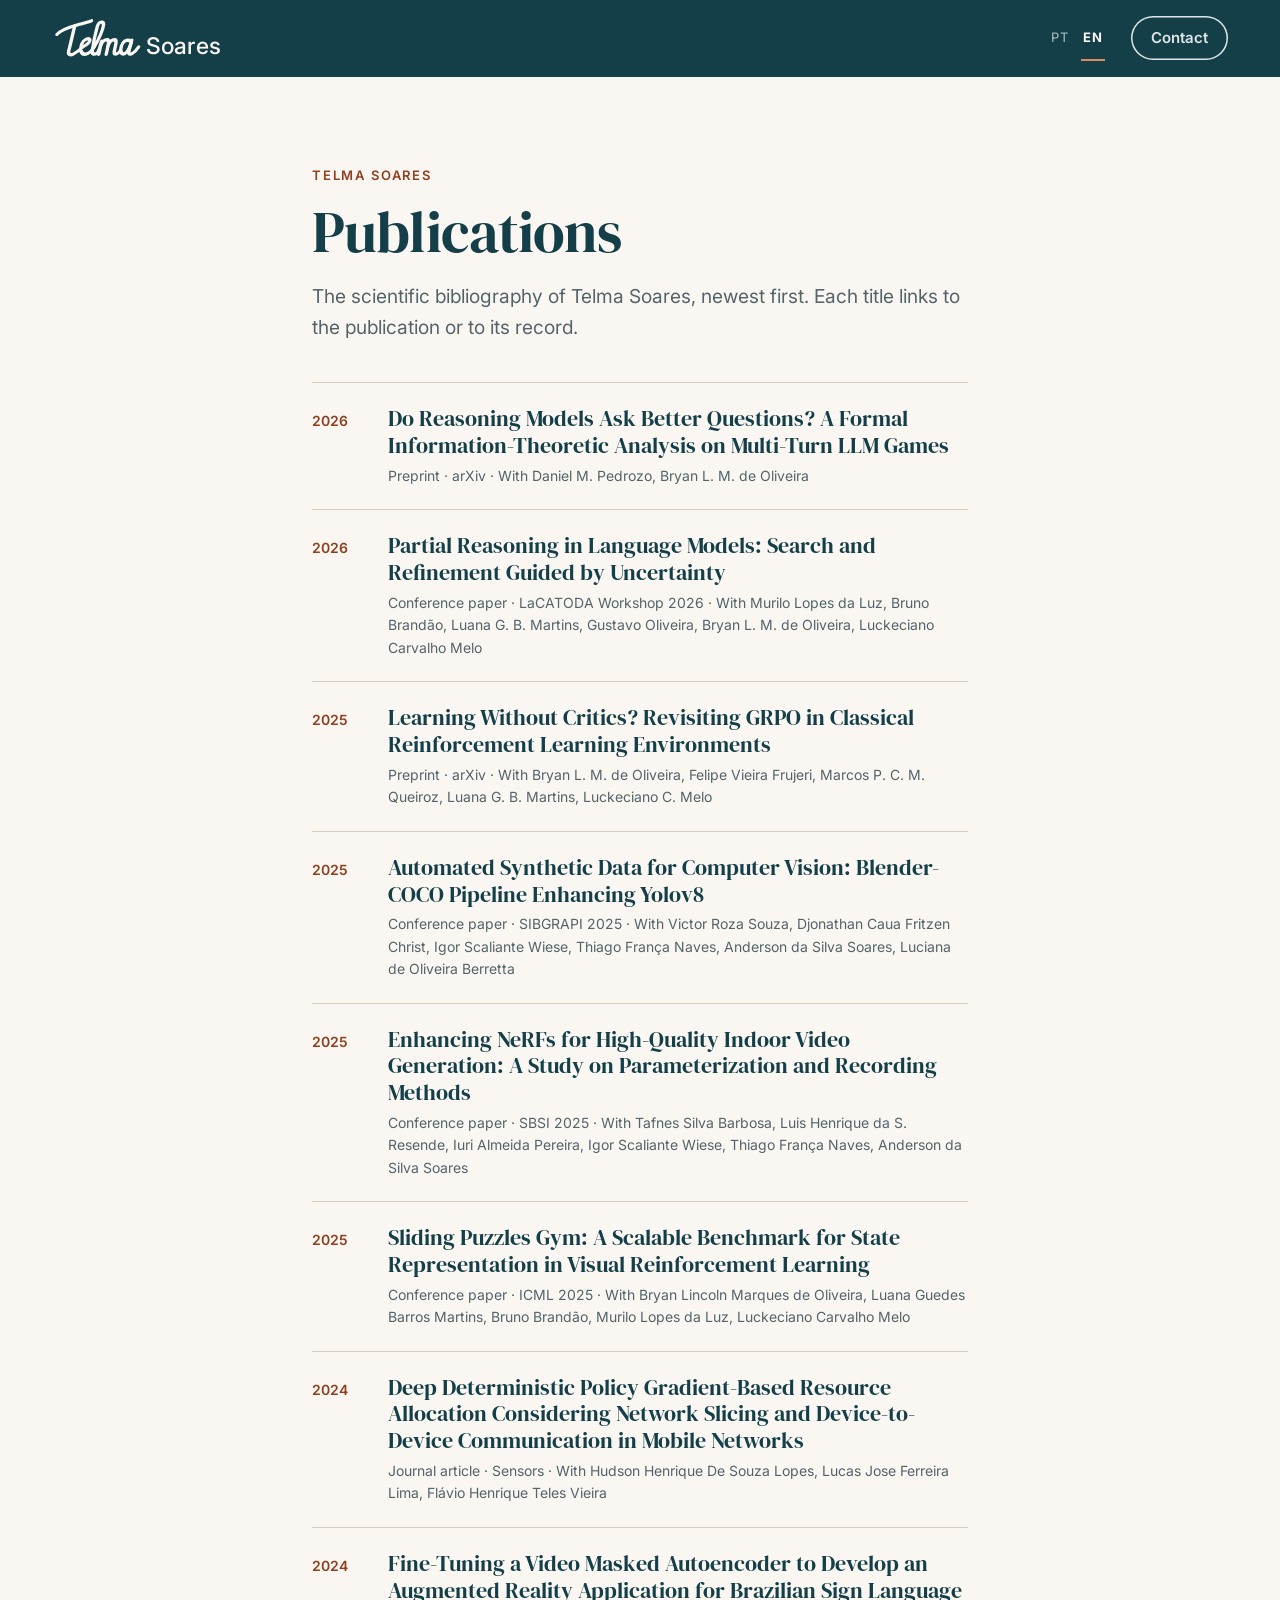
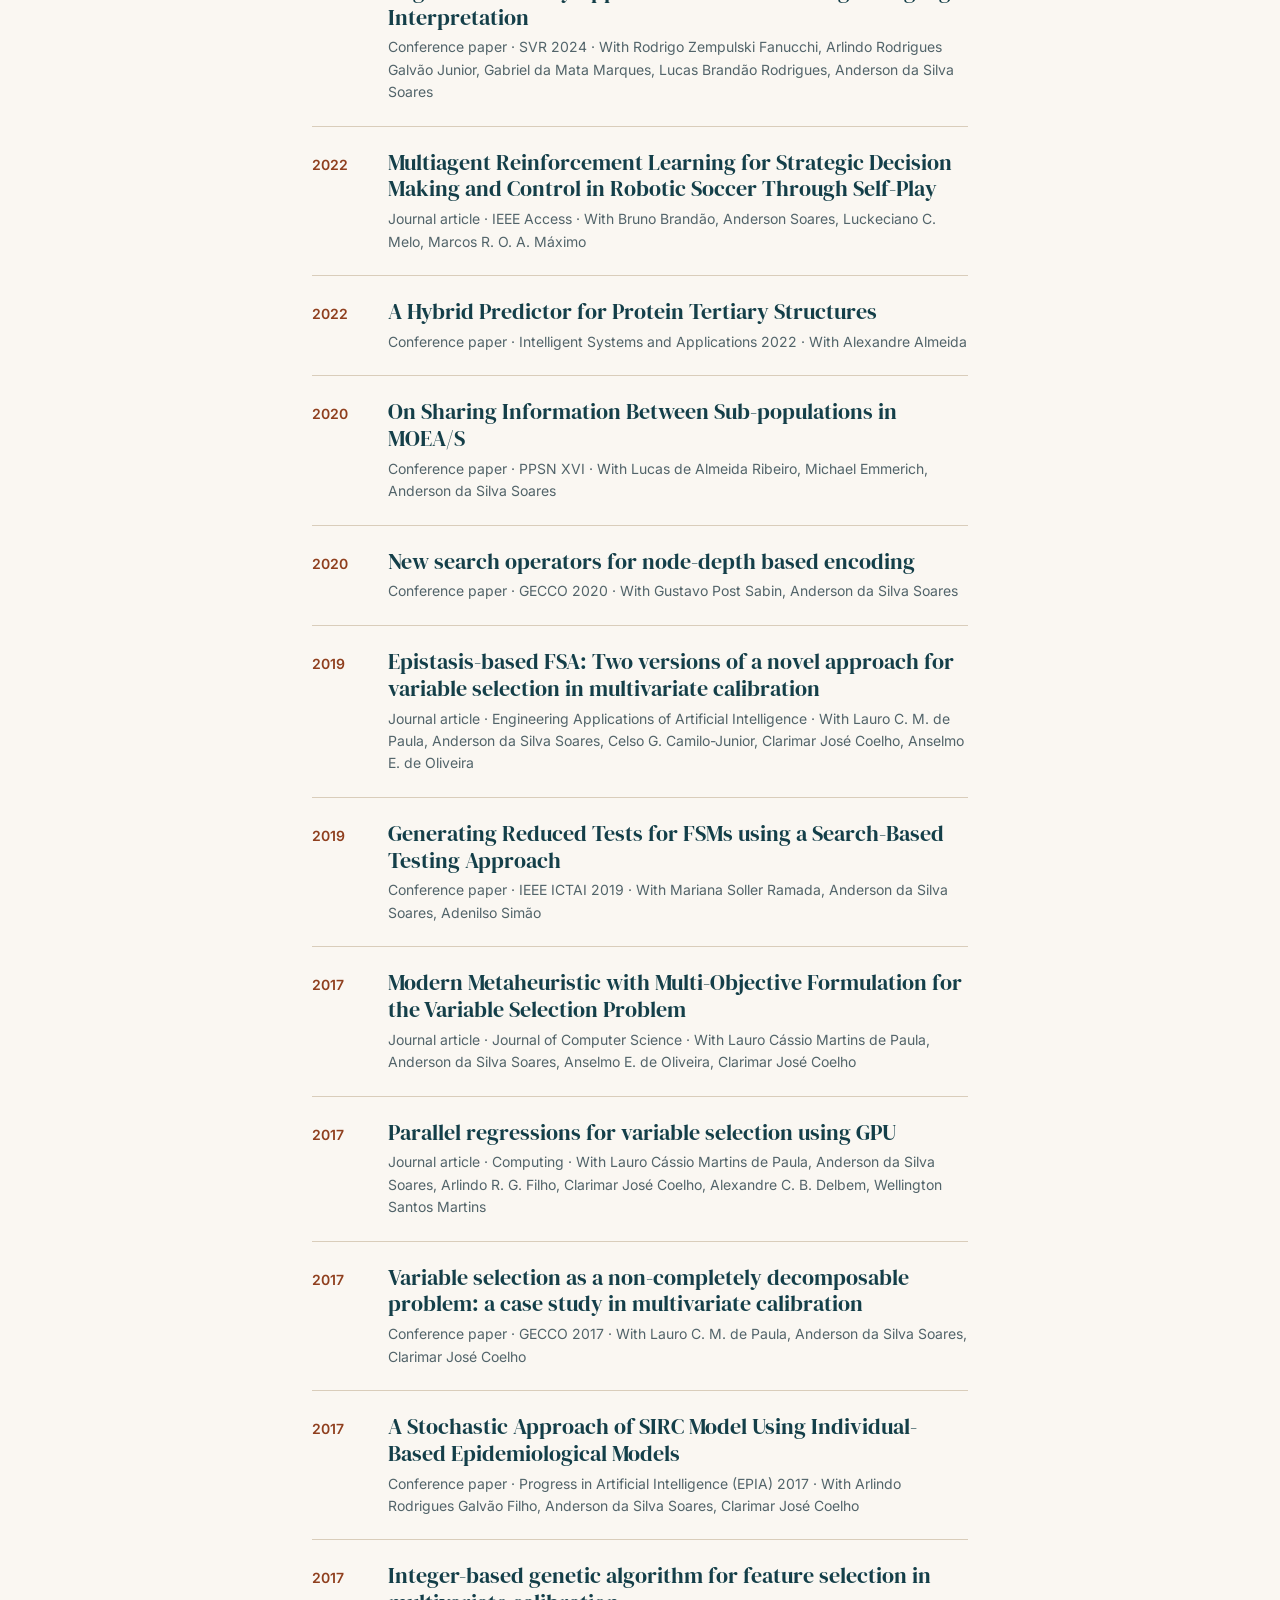
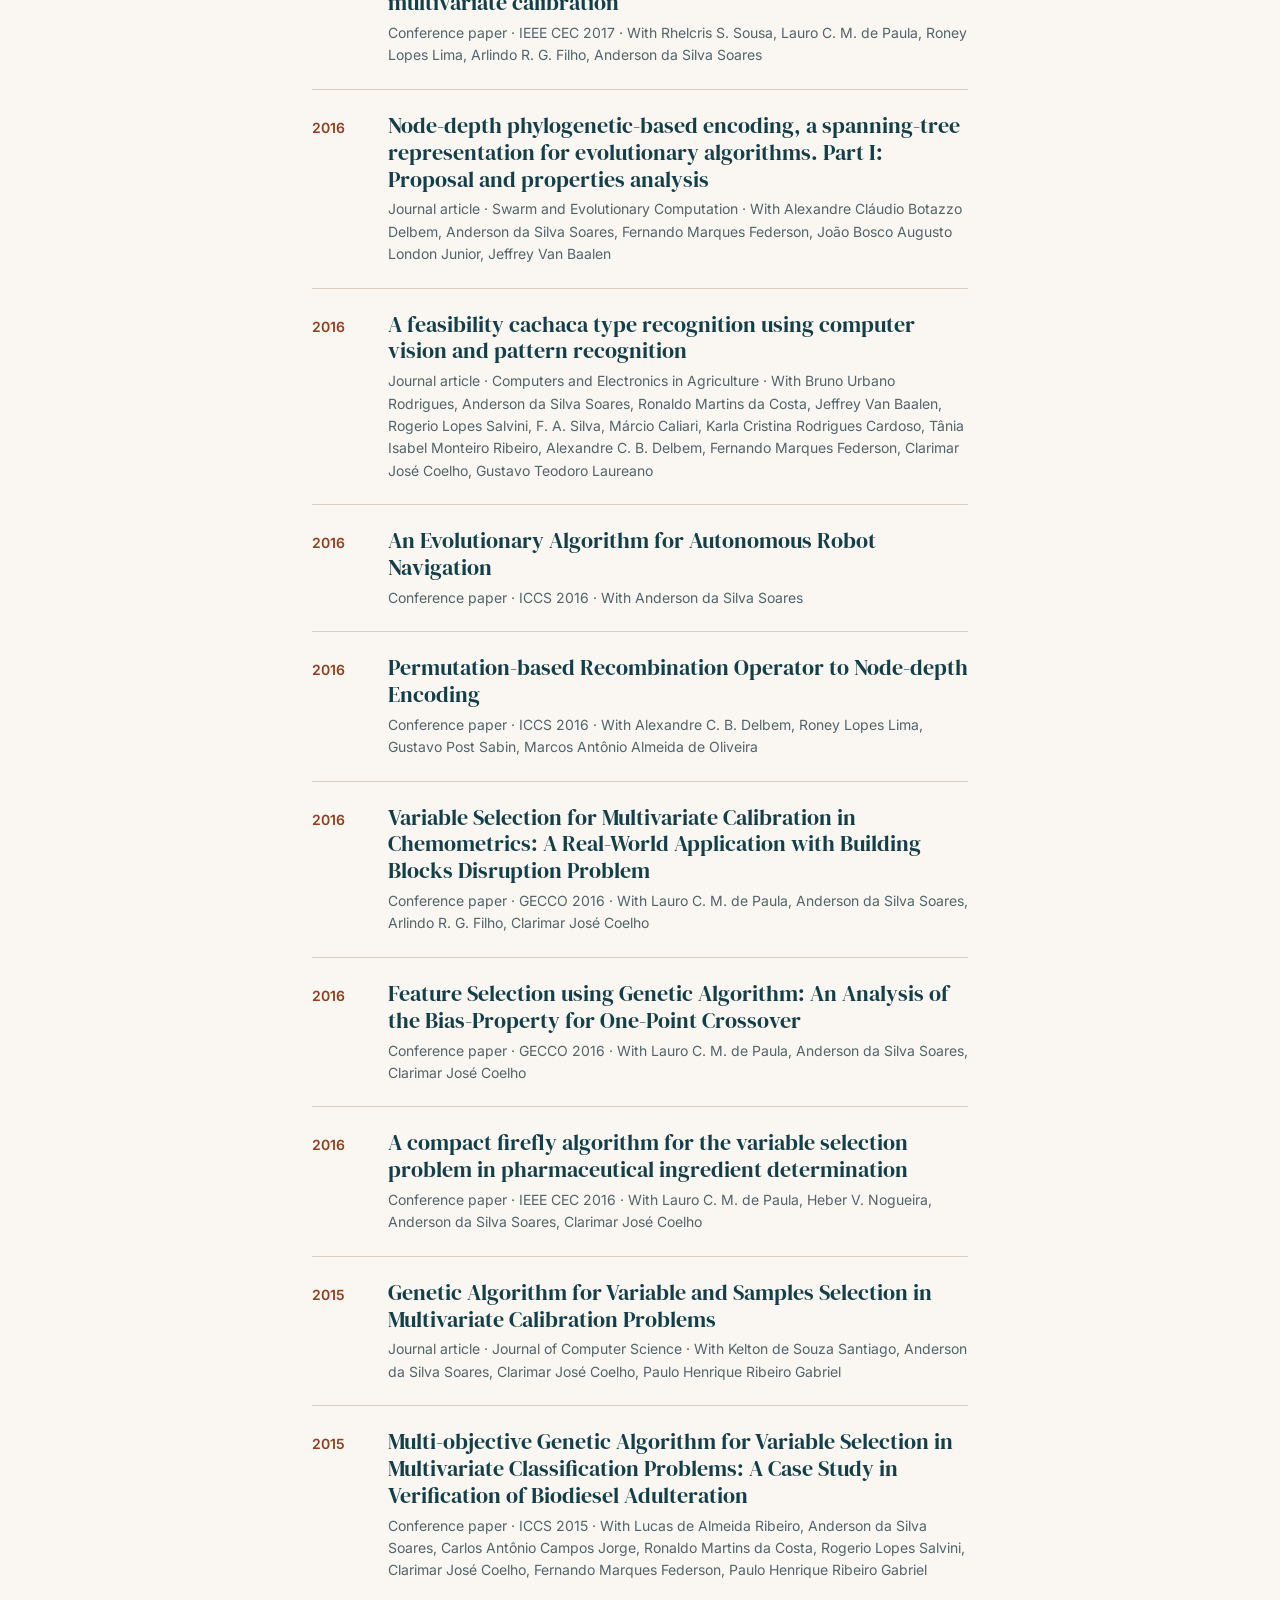
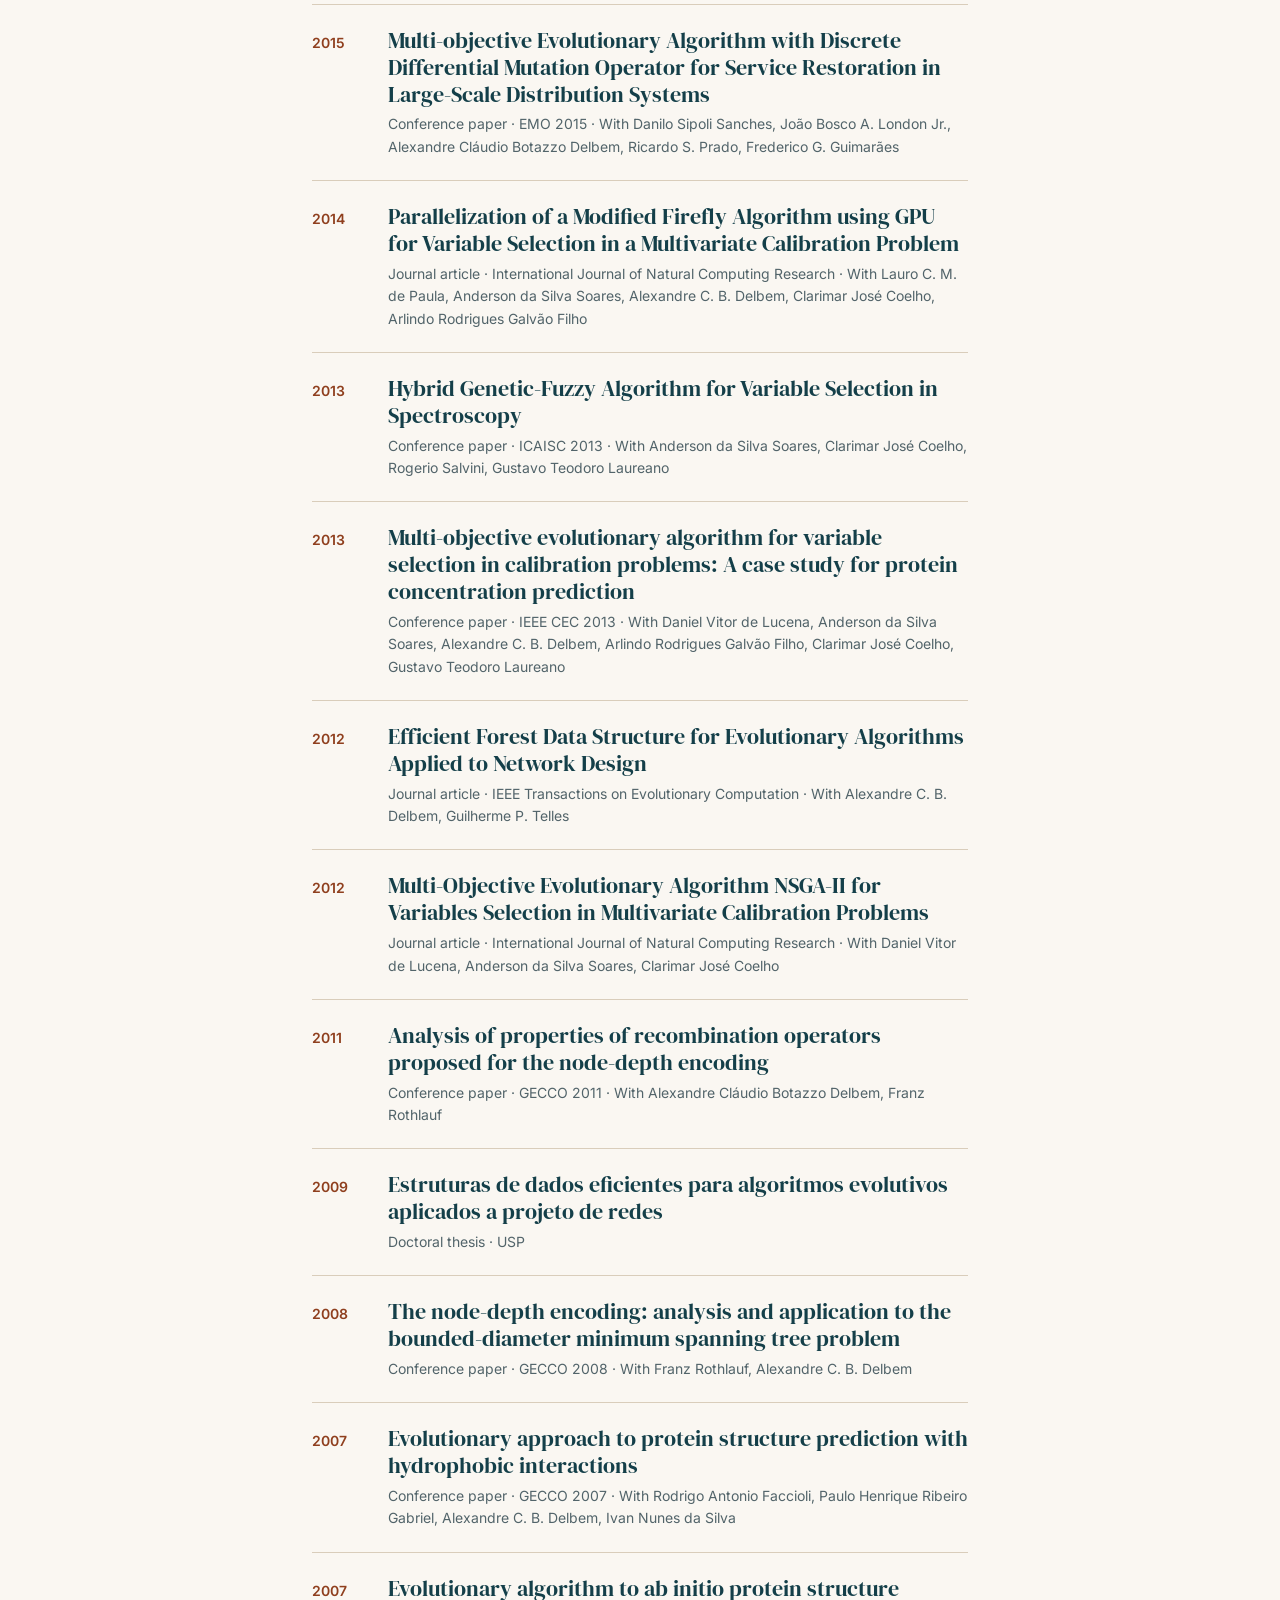
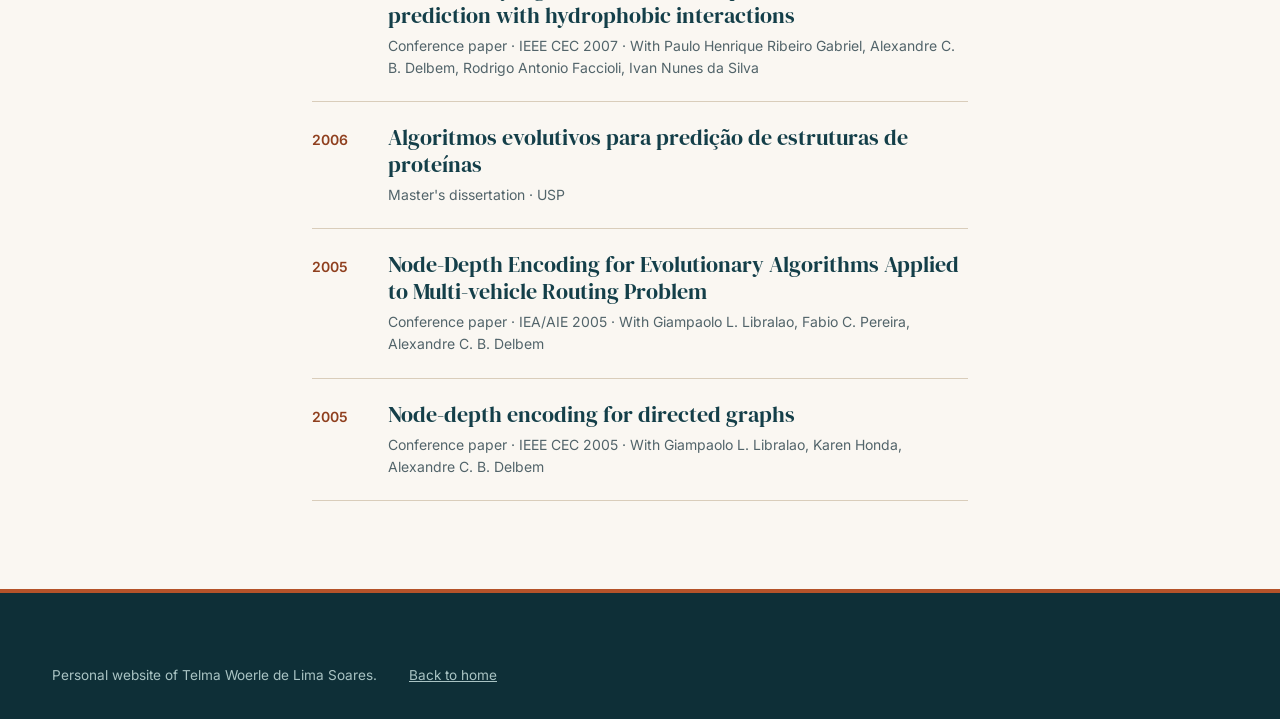
<file: en/escritos/index.html>
<!DOCTYPE html>
<html lang="en" data-base="../../">
<head>
<meta charset="utf-8">
<meta name="viewport" content="width=device-width, initial-scale=1">
<title>Publications | Telma Soares</title>
<meta name="description" content="The scientific bibliography of Telma Soares, newest first. Each title links to the publication or to its record.">
<link rel="canonical" href="https://giihuk.github.io/site-telma-soares/en/escritos/">
<link rel="alternate" hreflang="pt-BR" href="https://giihuk.github.io/site-telma-soares/escritos/">
<link rel="alternate" hreflang="en" href="https://giihuk.github.io/site-telma-soares/en/escritos/">
<meta name="theme-color" content="#143F49">
<link rel="icon" href="../../assets/icones/favicon.ico" sizes="48x48">
<link rel="icon" href="../../assets/icones/favicon.svg" type="image/svg+xml">
<link id="paleta" rel="stylesheet" href="../../css/paleta.css">
<script>/* teste de paletas: ?paleta=nome carrega css/paletas/nome.css */
(function(){var n=new URLSearchParams(location.search).get("paleta"),l=document.getElementById("paleta");if(n&&/^[a-z0-9-]+$/.test(n)){l.href=l.href.replace(/paleta[.]css$/,"paletas/"+n+".css?v="+Date.now());document.documentElement.setAttribute("data-paleta",n);}})();</script>
<link rel="stylesheet" href="../../css/telma-motion.css">
<link rel="stylesheet" href="../../css/site.css">
<script>document.documentElement.classList.add("js")</script>
</head>
<body>
<a class="pular" href="#conteudo">Skip to content</a>
<header class="topo" id="topo"><div class="wrap">
  <a class="marca" href="../../en/index.html" aria-label="Telma Soares, home"><svg viewBox="20 -490 1230 540" aria-hidden="true" focusable="false"><g transform="skewX(-12)"><path d="M 30 -270 C 60 -320, 160 -362, 260 -392 C 330 -412, 400 -430, 456 -452"/><path d="M 245 -384 C 243 -300, 240 -130, 236 -42 C 234 4, 276 18, 312 -6 C 350 -30, 390 -70, 420 -104 C 460 -128, 506 -166, 486 -198 C 466 -226, 404 -204, 392 -140 C 382 -80, 404 -6, 456 0 C 500 4, 540 -40, 568 -96"/><g transform="translate(60 0)"><path d="M 508 -96 C 534 -160, 584 -330, 570 -404 C 560 -452, 498 -442, 492 -380 C 486 -300, 488 -120, 494 -46 C 498 2, 536 8, 564 -18 C 582 -40, 590 -120, 592 -178 L 592 0"/><path d="M 592 -118 C 604 -176, 634 -196, 658 -196 C 684 -196, 692 -172, 692 -140 L 692 0"/><path d="M 692 -118 C 704 -176, 734 -196, 758 -196 C 784 -196, 792 -172, 792 -140 L 792 -44 C 792 -4, 816 6, 844 -12 C 856 -20, 864 -32, 870 -46"/><path d="M 994 -168 C 964 -202, 904 -198, 884 -150 C 864 -104, 868 -16, 914 -6 C 958 4, 986 -60, 996 -150"/><path d="M 996 -190 L 990 -44 C 988 0, 1018 6, 1046 -14 C 1070 -32, 1092 -64, 1108 -98"/></g></g></svg><span aria-hidden="true">Soares</span></a>
  <nav class="nav" style="display:flex;position:static;flex-direction:row;background:none;padding:0" aria-label="Main">
    <span class="idioma" role="group" aria-label="Language"><a href="../../escritos/index.html" lang="pt-BR">PT</a><a href="../../en/escritos/index.html" lang="en" aria-current="true">EN</a></span>
    <a class="btn contorno" href="../../en/index.html#contato">Contact</a>
  </nav>
</div></header>
<main id="conteudo"><article class="leitura" id="leitura" aria-live="polite"></article></main>
<footer><div class="wrap"><div class="fim" style="margin-top:0;border-top:0;padding-top:0"><span>Personal website of Telma Woerle de Lima Soares.</span><a href="../../en/index.html">Back to home</a></div></div></footer>
<script type="application/json" id="dados-publicacoes">{"publicacoes": [{"ano": 2026, "tipo": "Preprint", "tipo_en": "Preprint", "veiculo": "arXiv", "titulo": "Do Reasoning Models Ask Better Questions? A Formal Information-Theoretic Analysis on Multi-Turn LLM Games", "coautores": "Daniel M. Pedrozo, Bryan L. M. de Oliveira", "url": "https://dblp.org/search?q=Do%20Reasoning%20Models%20Ask%20Better%20Questions%3F%20A%20Formal%20Information-Theoretic%20Analysis%20on%20Multi-Turn%20LLM%20Games", "link_verificado": false}, {"ano": 2026, "tipo": "Artigo em conferência", "tipo_en": "Conference paper", "veiculo": "LaCATODA Workshop 2026", "titulo": "Partial Reasoning in Language Models: Search and Refinement Guided by Uncertainty", "coautores": "Murilo Lopes da Luz, Bruno Brandão, Luana G. B. Martins, Gustavo Oliveira, Bryan L. M. de Oliveira, Luckeciano Carvalho Melo", "url": "https://arxiv.org/abs/2601.12040", "link_verificado": true}, {"ano": 2025, "tipo": "Preprint", "tipo_en": "Preprint", "veiculo": "arXiv", "titulo": "Learning Without Critics? Revisiting GRPO in Classical Reinforcement Learning Environments", "coautores": "Bryan L. M. de Oliveira, Felipe Vieira Frujeri, Marcos P. C. M. Queiroz, Luana G. B. Martins, Luckeciano C. Melo", "url": "https://arxiv.org/abs/2511.03527", "link_verificado": true}, {"ano": 2025, "tipo": "Artigo em conferência", "tipo_en": "Conference paper", "veiculo": "SIBGRAPI 2025", "titulo": "Automated Synthetic Data for Computer Vision: Blender-COCO Pipeline Enhancing Yolov8", "coautores": "Victor Roza Souza, Djonathan Caua Fritzen Christ, Igor Scaliante Wiese, Thiago França Naves, Anderson da Silva Soares, Luciana de Oliveira Berretta", "url": "https://dblp.org/search?q=Automated%20Synthetic%20Data%20for%20Computer%20Vision%3A%20Blender-COCO%20Pipeline%20Enhancing%20Yolov8", "link_verificado": false}, {"ano": 2025, "tipo": "Artigo em conferência", "tipo_en": "Conference paper", "veiculo": "SBSI 2025", "titulo": "Enhancing NeRFs for High-Quality Indoor Video Generation: A Study on Parameterization and Recording Methods", "coautores": "Tafnes Silva Barbosa, Luis Henrique da S. Resende, Iuri Almeida Pereira, Igor Scaliante Wiese, Thiago França Naves, Anderson da Silva Soares", "url": "https://dblp.org/search?q=Enhancing%20NeRFs%20for%20High-Quality%20Indoor%20Video%20Generation%3A%20A%20Study%20on%20Parameterization%20and%20Recording%20Methods", "link_verificado": false}, {"ano": 2025, "tipo": "Artigo em conferência", "tipo_en": "Conference paper", "veiculo": "ICML 2025", "titulo": "Sliding Puzzles Gym: A Scalable Benchmark for State Representation in Visual Reinforcement Learning", "coautores": "Bryan Lincoln Marques de Oliveira, Luana Guedes Barros Martins, Bruno Brandão, Murilo Lopes da Luz, Luckeciano Carvalho Melo", "url": "https://proceedings.mlr.press/v267/de-oliveira25a.html", "link_verificado": true}, {"ano": 2024, "tipo": "Artigo em periódico", "tipo_en": "Journal article", "veiculo": "Sensors", "titulo": "Deep Deterministic Policy Gradient-Based Resource Allocation Considering Network Slicing and Device-to-Device Communication in Mobile Networks", "coautores": "Hudson Henrique De Souza Lopes, Lucas Jose Ferreira Lima, Flávio Henrique Teles Vieira", "url": "https://dblp.org/search?q=Deep%20Deterministic%20Policy%20Gradient-Based%20Resource%20Allocation%20Considering%20Network%20Slicing%20and%20Device-to-Device%20Communication%20in%20Mobile%20Networks", "link_verificado": false}, {"ano": 2024, "tipo": "Artigo em conferência", "tipo_en": "Conference paper", "veiculo": "SVR 2024", "titulo": "Fine-Tuning a Video Masked Autoencoder to Develop an Augmented Reality Application for Brazilian Sign Language Interpretation", "coautores": "Rodrigo Zempulski Fanucchi, Arlindo Rodrigues Galvão Junior, Gabriel da Mata Marques, Lucas Brandão Rodrigues, Anderson da Silva Soares", "url": "https://dblp.org/search?q=Fine-Tuning%20a%20Video%20Masked%20Autoencoder%20to%20Develop%20an%20Augmented%20Reality%20Application%20for%20Brazilian%20Sign%20Language%20Interpretation", "link_verificado": false}, {"ano": 2022, "tipo": "Artigo em periódico", "tipo_en": "Journal article", "veiculo": "IEEE Access", "titulo": "Multiagent Reinforcement Learning for Strategic Decision Making and Control in Robotic Soccer Through Self-Play", "coautores": "Bruno Brandão, Anderson Soares, Luckeciano C. Melo, Marcos R. O. A. Máximo", "url": "https://dblp.org/search?q=Multiagent%20Reinforcement%20Learning%20for%20Strategic%20Decision%20Making%20and%20Control%20in%20Robotic%20Soccer%20Through%20Self-Play", "link_verificado": false}, {"ano": 2022, "tipo": "Artigo em conferência", "tipo_en": "Conference paper", "veiculo": "Intelligent Systems and Applications 2022", "titulo": "A Hybrid Predictor for Protein Tertiary Structures", "coautores": "Alexandre Almeida", "url": "https://dblp.org/search?q=A%20Hybrid%20Predictor%20for%20Protein%20Tertiary%20Structures", "link_verificado": false}, {"ano": 2020, "tipo": "Artigo em conferência", "tipo_en": "Conference paper", "veiculo": "PPSN XVI", "titulo": "On Sharing Information Between Sub-populations in MOEA/S", "coautores": "Lucas de Almeida Ribeiro, Michael Emmerich, Anderson da Silva Soares", "url": "https://dblp.org/search?q=On%20Sharing%20Information%20Between%20Sub-populations%20in%20MOEA/S", "link_verificado": false}, {"ano": 2020, "tipo": "Artigo em conferência", "tipo_en": "Conference paper", "veiculo": "GECCO 2020", "titulo": "New search operators for node-depth based encoding", "coautores": "Gustavo Post Sabin, Anderson da Silva Soares", "url": "https://dblp.org/search?q=New%20search%20operators%20for%20node-depth%20based%20encoding", "link_verificado": false}, {"ano": 2019, "tipo": "Artigo em periódico", "tipo_en": "Journal article", "veiculo": "Engineering Applications of Artificial Intelligence", "titulo": "Epistasis-based FSA: Two versions of a novel approach for variable selection in multivariate calibration", "coautores": "Lauro C. M. de Paula, Anderson da Silva Soares, Celso G. Camilo-Junior, Clarimar José Coelho, Anselmo E. de Oliveira", "url": "https://dblp.org/search?q=Epistasis-based%20FSA%3A%20Two%20versions%20of%20a%20novel%20approach%20for%20variable%20selection%20in%20multivariate%20calibration", "link_verificado": false}, {"ano": 2019, "tipo": "Artigo em conferência", "tipo_en": "Conference paper", "veiculo": "IEEE ICTAI 2019", "titulo": "Generating Reduced Tests for FSMs using a Search-Based Testing Approach", "coautores": "Mariana Soller Ramada, Anderson da Silva Soares, Adenilso Simão", "url": "https://dblp.org/search?q=Generating%20Reduced%20Tests%20for%20FSMs%20using%20a%20Search-Based%20Testing%20Approach", "link_verificado": false}, {"ano": 2017, "tipo": "Artigo em periódico", "tipo_en": "Journal article", "veiculo": "Journal of Computer Science", "titulo": "Modern Metaheuristic with Multi-Objective Formulation for the Variable Selection Problem", "coautores": "Lauro Cássio Martins de Paula, Anderson da Silva Soares, Anselmo E. de Oliveira, Clarimar José Coelho", "url": "https://dblp.org/search?q=Modern%20Metaheuristic%20with%20Multi-Objective%20Formulation%20for%20the%20Variable%20Selection%20Problem", "link_verificado": false}, {"ano": 2017, "tipo": "Artigo em periódico", "tipo_en": "Journal article", "veiculo": "Computing", "titulo": "Parallel regressions for variable selection using GPU", "coautores": "Lauro Cássio Martins de Paula, Anderson da Silva Soares, Arlindo R. G. Filho, Clarimar José Coelho, Alexandre C. B. Delbem, Wellington Santos Martins", "url": "https://dblp.org/search?q=Parallel%20regressions%20for%20variable%20selection%20using%20GPU", "link_verificado": false}, {"ano": 2017, "tipo": "Artigo em conferência", "tipo_en": "Conference paper", "veiculo": "GECCO 2017", "titulo": "Variable selection as a non-completely decomposable problem: a case study in multivariate calibration", "coautores": "Lauro C. M. de Paula, Anderson da Silva Soares, Clarimar José Coelho", "url": "https://dblp.org/search?q=Variable%20selection%20as%20a%20non-completely%20decomposable%20problem%3A%20a%20case%20study%20in%20multivariate%20calibration", "link_verificado": false}, {"ano": 2017, "tipo": "Artigo em conferência", "tipo_en": "Conference paper", "veiculo": "Progress in Artificial Intelligence (EPIA) 2017", "titulo": "A Stochastic Approach of SIRC Model Using Individual-Based Epidemiological Models", "coautores": "Arlindo Rodrigues Galvão Filho, Anderson da Silva Soares, Clarimar José Coelho", "url": "https://dblp.org/search?q=A%20Stochastic%20Approach%20of%20SIRC%20Model%20Using%20Individual-Based%20Epidemiological%20Models", "link_verificado": false}, {"ano": 2017, "tipo": "Artigo em conferência", "tipo_en": "Conference paper", "veiculo": "IEEE CEC 2017", "titulo": "Integer-based genetic algorithm for feature selection in multivariate calibration", "coautores": "Rhelcris S. Sousa, Lauro C. M. de Paula, Roney Lopes Lima, Arlindo R. G. Filho, Anderson da Silva Soares", "url": "https://dblp.org/search?q=Integer-based%20genetic%20algorithm%20for%20feature%20selection%20in%20multivariate%20calibration", "link_verificado": false}, {"ano": 2016, "tipo": "Artigo em periódico", "tipo_en": "Journal article", "veiculo": "Swarm and Evolutionary Computation", "titulo": "Node-depth phylogenetic-based encoding, a spanning-tree representation for evolutionary algorithms. Part I: Proposal and properties analysis", "coautores": "Alexandre Cláudio Botazzo Delbem, Anderson da Silva Soares, Fernando Marques Federson, João Bosco Augusto London Junior, Jeffrey Van Baalen", "url": "https://dblp.org/search?q=Node-depth%20phylogenetic-based%20encoding%2C%20a%20spanning-tree%20representation%20for%20evolutionary%20algorithms.%20Part%20I%3A%20Proposal%20and%20properties%20analysis", "link_verificado": false}, {"ano": 2016, "tipo": "Artigo em periódico", "tipo_en": "Journal article", "veiculo": "Computers and Electronics in Agriculture", "titulo": "A feasibility cachaca type recognition using computer vision and pattern recognition", "coautores": "Bruno Urbano Rodrigues, Anderson da Silva Soares, Ronaldo Martins da Costa, Jeffrey Van Baalen, Rogerio Lopes Salvini, F. A. Silva, Márcio Caliari, Karla Cristina Rodrigues Cardoso, Tânia Isabel Monteiro Ribeiro, Alexandre C. B. Delbem, Fernando Marques Federson, Clarimar José Coelho, Gustavo Teodoro Laureano", "url": "https://dblp.org/search?q=A%20feasibility%20cachaca%20type%20recognition%20using%20computer%20vision%20and%20pattern%20recognition", "link_verificado": false}, {"ano": 2016, "tipo": "Artigo em conferência", "tipo_en": "Conference paper", "veiculo": "ICCS 2016", "titulo": "An Evolutionary Algorithm for Autonomous Robot Navigation", "coautores": "Anderson da Silva Soares", "url": "https://dblp.org/search?q=An%20Evolutionary%20Algorithm%20for%20Autonomous%20Robot%20Navigation", "link_verificado": false}, {"ano": 2016, "tipo": "Artigo em conferência", "tipo_en": "Conference paper", "veiculo": "ICCS 2016", "titulo": "Permutation-based Recombination Operator to Node-depth Encoding", "coautores": "Alexandre C. B. Delbem, Roney Lopes Lima, Gustavo Post Sabin, Marcos Antônio Almeida de Oliveira", "url": "https://dblp.org/search?q=Permutation-based%20Recombination%20Operator%20to%20Node-depth%20Encoding", "link_verificado": false}, {"ano": 2016, "tipo": "Artigo em conferência", "tipo_en": "Conference paper", "veiculo": "GECCO 2016", "titulo": "Variable Selection for Multivariate Calibration in Chemometrics: A Real-World Application with Building Blocks Disruption Problem", "coautores": "Lauro C. M. de Paula, Anderson da Silva Soares, Arlindo R. G. Filho, Clarimar José Coelho", "url": "https://dblp.org/search?q=Variable%20Selection%20for%20Multivariate%20Calibration%20in%20Chemometrics%3A%20A%20Real-World%20Application%20with%20Building%20Blocks%20Disruption%20Problem", "link_verificado": false}, {"ano": 2016, "tipo": "Artigo em conferência", "tipo_en": "Conference paper", "veiculo": "GECCO 2016", "titulo": "Feature Selection using Genetic Algorithm: An Analysis of the Bias-Property for One-Point Crossover", "coautores": "Lauro C. M. de Paula, Anderson da Silva Soares, Clarimar José Coelho", "url": "https://dblp.org/search?q=Feature%20Selection%20using%20Genetic%20Algorithm%3A%20An%20Analysis%20of%20the%20Bias-Property%20for%20One-Point%20Crossover", "link_verificado": false}, {"ano": 2016, "tipo": "Artigo em conferência", "tipo_en": "Conference paper", "veiculo": "IEEE CEC 2016", "titulo": "A compact firefly algorithm for the variable selection problem in pharmaceutical ingredient determination", "coautores": "Lauro C. M. de Paula, Heber V. Nogueira, Anderson da Silva Soares, Clarimar José Coelho", "url": "https://dblp.org/search?q=A%20compact%20firefly%20algorithm%20for%20the%20variable%20selection%20problem%20in%20pharmaceutical%20ingredient%20determination", "link_verificado": false}, {"ano": 2015, "tipo": "Artigo em periódico", "tipo_en": "Journal article", "veiculo": "Journal of Computer Science", "titulo": "Genetic Algorithm for Variable and Samples Selection in Multivariate Calibration Problems", "coautores": "Kelton de Souza Santiago, Anderson da Silva Soares, Clarimar José Coelho, Paulo Henrique Ribeiro Gabriel", "url": "https://dblp.org/search?q=Genetic%20Algorithm%20for%20Variable%20and%20Samples%20Selection%20in%20Multivariate%20Calibration%20Problems", "link_verificado": false}, {"ano": 2015, "tipo": "Artigo em conferência", "tipo_en": "Conference paper", "veiculo": "ICCS 2015", "titulo": "Multi-objective Genetic Algorithm for Variable Selection in Multivariate Classification Problems: A Case Study in Verification of Biodiesel Adulteration", "coautores": "Lucas de Almeida Ribeiro, Anderson da Silva Soares, Carlos Antônio Campos Jorge, Ronaldo Martins da Costa, Rogerio Lopes Salvini, Clarimar José Coelho, Fernando Marques Federson, Paulo Henrique Ribeiro Gabriel", "url": "https://dblp.org/search?q=Multi-objective%20Genetic%20Algorithm%20for%20Variable%20Selection%20in%20Multivariate%20Classification%20Problems%3A%20A%20Case%20Study%20in%20Verification%20of%20Biodiesel%20Adulteration", "link_verificado": false}, {"ano": 2015, "tipo": "Artigo em conferência", "tipo_en": "Conference paper", "veiculo": "EMO 2015", "titulo": "Multi-objective Evolutionary Algorithm with Discrete Differential Mutation Operator for Service Restoration in Large-Scale Distribution Systems", "coautores": "Danilo Sipoli Sanches, João Bosco A. London Jr., Alexandre Cláudio Botazzo Delbem, Ricardo S. Prado, Frederico G. Guimarães", "url": "https://dblp.org/search?q=Multi-objective%20Evolutionary%20Algorithm%20with%20Discrete%20Differential%20Mutation%20Operator%20for%20Service%20Restoration%20in%20Large-Scale%20Distribution%20Systems", "link_verificado": false}, {"ano": 2014, "tipo": "Artigo em periódico", "tipo_en": "Journal article", "veiculo": "International Journal of Natural Computing Research", "titulo": "Parallelization of a Modified Firefly Algorithm using GPU for Variable Selection in a Multivariate Calibration Problem", "coautores": "Lauro C. M. de Paula, Anderson da Silva Soares, Alexandre C. B. Delbem, Clarimar José Coelho, Arlindo Rodrigues Galvão Filho", "url": "https://dblp.org/search?q=Parallelization%20of%20a%20Modified%20Firefly%20Algorithm%20using%20GPU%20for%20Variable%20Selection%20in%20a%20Multivariate%20Calibration%20Problem", "link_verificado": false}, {"ano": 2013, "tipo": "Artigo em conferência", "tipo_en": "Conference paper", "veiculo": "ICAISC 2013", "titulo": "Hybrid Genetic-Fuzzy Algorithm for Variable Selection in Spectroscopy", "coautores": "Anderson da Silva Soares, Clarimar José Coelho, Rogerio Salvini, Gustavo Teodoro Laureano", "url": "https://dblp.org/search?q=Hybrid%20Genetic-Fuzzy%20Algorithm%20for%20Variable%20Selection%20in%20Spectroscopy", "link_verificado": false}, {"ano": 2013, "tipo": "Artigo em conferência", "tipo_en": "Conference paper", "veiculo": "IEEE CEC 2013", "titulo": "Multi-objective evolutionary algorithm for variable selection in calibration problems: A case study for protein concentration prediction", "coautores": "Daniel Vitor de Lucena, Anderson da Silva Soares, Alexandre C. B. Delbem, Arlindo Rodrigues Galvão Filho, Clarimar José Coelho, Gustavo Teodoro Laureano", "url": "https://dblp.org/search?q=Multi-objective%20evolutionary%20algorithm%20for%20variable%20selection%20in%20calibration%20problems%3A%20A%20case%20study%20for%20protein%20concentration%20prediction", "link_verificado": false}, {"ano": 2012, "tipo": "Artigo em periódico", "tipo_en": "Journal article", "veiculo": "IEEE Transactions on Evolutionary Computation", "titulo": "Efficient Forest Data Structure for Evolutionary Algorithms Applied to Network Design", "coautores": "Alexandre C. B. Delbem, Guilherme P. Telles", "url": "https://dblp.org/search?q=Efficient%20Forest%20Data%20Structure%20for%20Evolutionary%20Algorithms%20Applied%20to%20Network%20Design", "link_verificado": false}, {"ano": 2012, "tipo": "Artigo em periódico", "tipo_en": "Journal article", "veiculo": "International Journal of Natural Computing Research", "titulo": "Multi-Objective Evolutionary Algorithm NSGA-II for Variables Selection in Multivariate Calibration Problems", "coautores": "Daniel Vitor de Lucena, Anderson da Silva Soares, Clarimar José Coelho", "url": "https://dblp.org/search?q=Multi-Objective%20Evolutionary%20Algorithm%20NSGA-II%20for%20Variables%20Selection%20in%20Multivariate%20Calibration%20Problems", "link_verificado": false}, {"ano": 2011, "tipo": "Artigo em conferência", "tipo_en": "Conference paper", "veiculo": "GECCO 2011", "titulo": "Analysis of properties of recombination operators proposed for the node-depth encoding", "coautores": "Alexandre Cláudio Botazzo Delbem, Franz Rothlauf", "url": "https://dblp.org/search?q=Analysis%20of%20properties%20of%20recombination%20operators%20proposed%20for%20the%20node-depth%20encoding", "link_verificado": false}, {"ano": 2009, "tipo": "Tese de doutorado", "tipo_en": "Doctoral thesis", "veiculo": "USP", "titulo": "Estruturas de dados eficientes para algoritmos evolutivos aplicados a projeto de redes", "coautores": "", "url": "https://teses.usp.br/teses/disponiveis/55/55134/tde-28052009-163303/pt-br.html", "link_verificado": true}, {"ano": 2008, "tipo": "Artigo em conferência", "tipo_en": "Conference paper", "veiculo": "GECCO 2008", "titulo": "The node-depth encoding: analysis and application to the bounded-diameter minimum spanning tree problem", "coautores": "Franz Rothlauf, Alexandre C. B. Delbem", "url": "https://dblp.org/search?q=The%20node-depth%20encoding%3A%20analysis%20and%20application%20to%20the%20bounded-diameter%20minimum%20spanning%20tree%20problem", "link_verificado": false}, {"ano": 2007, "tipo": "Artigo em conferência", "tipo_en": "Conference paper", "veiculo": "GECCO 2007", "titulo": "Evolutionary approach to protein structure prediction with hydrophobic interactions", "coautores": "Rodrigo Antonio Faccioli, Paulo Henrique Ribeiro Gabriel, Alexandre C. B. Delbem, Ivan Nunes da Silva", "url": "https://dblp.org/search?q=Evolutionary%20approach%20to%20protein%20structure%20prediction%20with%20hydrophobic%20interactions", "link_verificado": false}, {"ano": 2007, "tipo": "Artigo em conferência", "tipo_en": "Conference paper", "veiculo": "IEEE CEC 2007", "titulo": "Evolutionary algorithm to ab initio protein structure prediction with hydrophobic interactions", "coautores": "Paulo Henrique Ribeiro Gabriel, Alexandre C. B. Delbem, Rodrigo Antonio Faccioli, Ivan Nunes da Silva", "url": "https://dblp.org/search?q=Evolutionary%20algorithm%20to%20ab%20initio%20protein%20structure%20prediction%20with%20hydrophobic%20interactions", "link_verificado": false}, {"ano": 2006, "tipo": "Dissertação de mestrado", "tipo_en": "Master's dissertation", "veiculo": "USP", "titulo": "Algoritmos evolutivos para predição de estruturas de proteínas", "coautores": "", "url": "https://teses.usp.br/teses/disponiveis/55/55134/tde-30092006-110850/pt-br.html", "link_verificado": true}, {"ano": 2005, "tipo": "Artigo em conferência", "tipo_en": "Conference paper", "veiculo": "IEA/AIE 2005", "titulo": "Node-Depth Encoding for Evolutionary Algorithms Applied to Multi-vehicle Routing Problem", "coautores": "Giampaolo L. Libralao, Fabio C. Pereira, Alexandre C. B. Delbem", "url": "https://dblp.org/search?q=Node-Depth%20Encoding%20for%20Evolutionary%20Algorithms%20Applied%20to%20Multi-vehicle%20Routing%20Problem", "link_verificado": false}, {"ano": 2005, "tipo": "Artigo em conferência", "tipo_en": "Conference paper", "veiculo": "IEEE CEC 2005", "titulo": "Node-depth encoding for directed graphs", "coautores": "Giampaolo L. Libralao, Karen Honda, Alexandre C. B. Delbem", "url": "https://dblp.org/search?q=Node-depth%20encoding%20for%20directed%20graphs", "link_verificado": false}]}</script>
<script type="application/json" id="dados-escritos">{"ensaios": []}</script>
<script>window.SITE_TEXTOS={"ensaio": "Essay", "voltar": "All publications", "salvar": "Save as PDF", "baixar": "Download PDF", "nao": "This text was not found.", "ensaios": "Essays", "pubs": "Scientific publications", "sem": "The first essays will be published here soon.", "titulo": "Publications", "intro": "The scientific bibliography of Telma Soares, newest first. Each title links to the publication or to its record.", "por": "By Telma Soares", "com": "With"};</script>
<script src="../../js/config.js"></script>
<script src="../../js/site.js"></script>
<script src="../../js/escritos.js"></script>
</body>
</html>
</file>
<file: css/telma-brand.css>
/* Telma Soares - Proposta 02. Base opt-in; não sobrescreve os tokens do site atual. */
@font-face{font-family:TelmaEditorial;src:url('../assets/fontes/DMSerifDisplay-Regular.woff') format('woff');font-style:normal;font-weight:400;font-display:swap}
@font-face{font-family:TelmaInter;src:url('../assets/fontes/Inter-Variable.woff') format('woff');font-style:normal;font-weight:100 900;font-display:swap}
:root{
  --telma-petroleo:#143F49;
  --telma-petroleo-apoio:#1D5F6E;
  --telma-marfim:#FAF7F2;
  --telma-cobre:#B4532A;
  --telma-texto:#143F49;
  --telma-texto-secundario:#52646A;
  --telma-linha:rgba(20,63,73,.18);
  --telma-surface:#FAF7F2;
  --telma-font-editorial:TelmaEditorial,Georgia,serif;
  --telma-font-ui:TelmaInter,Arial,sans-serif;
  --telma-layout-max:1160px;
  --telma-gutter:clamp(20px,5vw,80px);
  --telma-space-section:clamp(64px,8vw,120px);
  --telma-radius:3px;
}
.telma-brand-v2{color:var(--telma-texto);background:var(--telma-surface);font-family:var(--telma-font-ui);font-size:16px;line-height:1.65;-webkit-font-smoothing:antialiased}
.telma-brand-v2 *, .telma-brand-v2 *::before,.telma-brand-v2 *::after{box-sizing:border-box}
.telma-brand-v2 img{max-width:100%;height:auto;display:block}
.telma-brand-v2 [data-telma-surface="dark"]{color:var(--telma-marfim);--telma-texto:var(--telma-marfim);--telma-texto-secundario:rgba(250,247,242,.8);--telma-linha:rgba(250,247,242,.22)}
.telma-brand-v2 button,.telma-brand-v2 input{font:inherit}
.telma-brand-v2 [hidden]{display:none!important}
.telma-brand-v2 a{color:inherit;text-underline-offset:4px}
.telma-brand-v2 :focus-visible{outline:3px solid var(--telma-cobre);outline-offset:5px}
.telma-brand-v2 [data-telma-surface="dark"] :focus-visible{outline-color:var(--telma-marfim)}
.telma-container{width:min(var(--telma-layout-max),calc(100% - 2 * var(--telma-gutter)));margin-inline:auto}
.telma-section{padding-block:var(--telma-space-section)}
.telma-editorial{font-family:var(--telma-font-editorial);font-weight:400;letter-spacing:-.025em;line-height:1.08;text-wrap:pretty}
.telma-h1{font-size:clamp(42px,4.7vw,70px);margin:0 0 28px}
.telma-h2{font-size:clamp(34px,4vw,54px);margin:0 0 24px}
.telma-h3{font-size:clamp(25px,2.8vw,34px);margin:0 0 16px}
.telma-eyebrow{font:600 11px/1.6 var(--telma-font-ui);letter-spacing:.17em;text-transform:uppercase;margin:0 0 22px}
.telma-caption{font-size:12px;line-height:1.55;color:var(--telma-texto-secundario)}
.telma-filete{display:block;width:100px;height:2px;background:var(--telma-cobre);margin-block:26px}
.telma-button{display:inline-flex;justify-content:center;align-items:center;min-height:46px;padding:11px 20px;border:1px solid var(--telma-petroleo);border-radius:var(--telma-radius);background:var(--telma-petroleo);color:var(--telma-marfim)!important;font:600 13px/1.4 var(--telma-font-ui);text-decoration:none;cursor:pointer;transition:background .2s ease,box-shadow .2s ease}
.telma-button:hover{background:var(--telma-petroleo-apoio)}
.telma-button--outline{background:transparent;color:var(--telma-petroleo)!important}
.telma-button--outline:hover{background:rgba(20,63,73,.06)}
[data-telma-surface="dark"] .telma-button{background:var(--telma-marfim);color:var(--telma-petroleo)!important;border-color:var(--telma-marfim)}
[data-telma-surface="dark"] .telma-button--outline{background:transparent;color:var(--telma-marfim)!important}
.telma-actions{display:flex;flex-wrap:wrap;gap:12px;margin-top:28px}
.telma-rule-card{border-top:1px solid var(--telma-linha);padding-top:24px}
.telma-index{font-family:var(--telma-font-editorial);font-size:56px;line-height:1;color:var(--telma-cobre);margin:0 0 25px;font-variant-numeric:lining-nums}
.telma-quote{font-family:var(--telma-font-editorial);font-size:clamp(29px,3.4vw,46px);line-height:1.18;letter-spacing:-.018em;margin:0}
.telma-quote-mark{width:60px;height:auto;margin:0 0 24px}
.telma-timeline{list-style:none;padding:0;margin:0;border-left:1px solid var(--telma-cobre)}
.telma-timeline li{position:relative;padding:0 0 28px 26px}
.telma-timeline li::before{content:'';position:absolute;width:7px;height:7px;background:var(--telma-cobre);border-radius:50%;left:-4px;top:14px}
.telma-year{display:block;font:400 33px/1.2 var(--telma-font-editorial);margin-bottom:6px}
.telma-metric{font:600 clamp(38px,5vw,68px)/1.05 var(--telma-font-ui);font-variant-numeric:tabular-nums;letter-spacing:-.05em}
.telma-wordmark{display:block;width:210px;height:auto}
.telma-monogram{display:block;width:52px;height:auto}
@media(prefers-reduced-motion:reduce){.telma-brand-v2 *, .telma-brand-v2 *::before,.telma-brand-v2 *::after{scroll-behavior:auto;transition:none}}
</file>
<file: css/paleta.css>
/* =====================================================================
   PALETA DO SITE: Telma Soares · Proposta 02 (petróleo, marfim e cobre)
   Todas as cores do site (index.html) e do cartão (card/index.html) vêm daqui.
   Os nomes "azul-*" e "verde" são históricos: foram mantidos para não mexer no
   CSS do site, mas agora guardam as cores da identidade.

   Para experimentar outra paleta sem mexer nesta:
   1. copie este arquivo para css/paletas/NOME.css (letras minúsculas, números e hífen);
   2. altere os valores;
   3. abra o site com ?paleta=NOME no endereço.
   Sem o ?paleta, o site usa este arquivo.

   Grafismos e fundos não ficam mais aqui: vêm dos SVGs de assets/fundos,
   aplicados por css/telma-motion.css e css/identidade.css.
   ===================================================================== */
:root{
  /* Cores principais */
  --azul-escuro:#143F49;     /* petróleo: marca, títulos, botões e superfícies escuras */
  --azul:#1D5F6E;            /* petróleo de apoio */
  --azul-claro:#1D5F6E;      /* petróleo de apoio (degradês, ícones e bordas de foco) */
  --verde:#B4532A;           /* cobre decorativo: filetes, marcadores e traços */

  /* Papéis */
  --acento:#B4532A;          /* cobre: "Brasil real", links e rótulos sobre fundo claro */
  --marca-inicio:#143F49;
  --marca-fim:#1D5F6E;
  --marca-ponto:#B4532A;
  --fundo-destaque:#143F49;  /* fundo das seções Em números e Formação */
  --contato-meio:#143F49;
  --contato-fim:#143F49;

  /* Neutros */
  --papel:#FAF7F2;           /* marfim */
  --areia:#F1EADF;
  --linha:#E3D9CA;
  --tinta:#143F49;
  --tinta-suave:#52646A;
  --branco:#FFFFFF;

  /* Fundos escuros */
  --azul-noite:#0E2F37;      /* rodapé */
  --azul-profundo:#10363F;   /* fundo das fotos na seção Formação */

  /* Textos sobre petróleo (marfim em diferentes intensidades) */
  --sobre-escuro:#DCE6E4;
  --sobre-escuro-2:#CCDCDA;
  --sobre-escuro-3:#E4ECEA;
  --sobre-escuro-suave:#A9C3C3;
  --rodape-texto:#B5CACA;
  --rodape-suave:#94B2B4;

  /* Cores funcionais (mantidas pela função) */
  --whats:#128C4A;
  --whats-escuro:#0f7a40;
  --sobre-whats:#d6f3e3;
  --linkedin:#0A66C2;
  --alerta:#b4443c;          /* rótulo "O que dizem" */

  /* Cartão de contato (/card) */
  --chip-fundo:#EFE9DF;
  --hover-fundo:#F4F0E8;
  --hover-borda:#C9BFAF;
  --sombra-profunda:rgba(8,26,31,.45);

  /* Sombras */
  --sombra:0 18px 50px color-mix(in srgb,var(--azul-escuro) 12%,transparent);

  /* Padrões antigos desativados: os fundos da Proposta 02 vêm de assets/fundos */
  --padrao-escuro:none;
  --padrao-claro:none;
}
</file>
<file: css/telma-motion.css>
/* Telma Soares · Proposta 02 · somente a camada gráfica de fundo.
 * Não define fontes, títulos, altura das seções ou o layout do conteúdo.
 * Os SVGs mantêm a proporção original. Sem CSS que capture gestos de toque.
 */
[data-telma-motion] {
  position: relative;
  isolation: isolate;
  overflow: hidden;
  background-color: var(--telma-marfim, #FAF7F2);
  background-image: url("../assets/fundos/s-amplo-claro.svg");
  background-repeat: no-repeat;
  background-position: center right;
  background-size: cover;
}
[data-telma-motion="signature"][data-telma-surface="dark"] {
  background-color: var(--telma-petroleo, #143F49);
  background-image: url("../assets/fundos/s-amplo-escuro.svg");
}
[data-telma-motion="field"] {
  background-color: var(--telma-petroleo, #143F49);
  background-image: url("../assets/fundos/trama-escura.svg");
  background-repeat: repeat;
  background-position: top left;
  background-size: var(--telma-motion-field-width, 720px) auto;
}
[data-telma-motion="field"][data-telma-surface="light"] {
  background-color: var(--telma-marfim, #FAF7F2);
  background-image: url("../assets/fundos/trama-clara.svg");
}
[data-telma-motion].is-telma-motion-ready {
  background-image: none;
}
[data-telma-motion] > .telma-motion-canvas {
  position: absolute;
  inset: 0;
  display: block;
  width: 100%;
  height: 100%;
  z-index: -1;
  pointer-events: none;
}
</file>
<file: css/site.css>
/* Telma Soares · site pessoal · direção B2 (petróleo, marfim e cobre)
   Tudo o que é cor vem das variáveis abaixo. Movimento: ver o fim do arquivo. */
@font-face{font-family:"DM Serif Display";src:url("../assets/fontes/DMSerifDisplay-Regular.woff") format("woff");font-weight:400;font-style:normal;font-display:swap}
@font-face{font-family:"Inter";src:url("../assets/fontes/Inter-Variable.woff") format("woff");font-weight:100 900;font-style:normal;font-display:swap}

:root{
  /* As cores vêm de css/paleta.css (ou de css/paletas/NOME.css com ?paleta=NOME). Os valores após a vírgula são reserva. */
  --petroleo:var(--azul-escuro,#143F49); --noite:var(--azul-noite,#0E2F37); --apoio:var(--azul,#1D5F6E);
  --cobre:var(--verde,#B4532A); --cobre-texto:#8F3F1E; --cobre-claro:#F0B595; --cobre-vivo:#E0895F;
  --marfim:var(--papel,#FAF7F2); --linha-forte:#C9BBA6; --linha-escura:#3A6B76;
  --serif:"DM Serif Display",Georgia,"Times New Roman",serif;
  --sans:"Inter",system-ui,-apple-system,"Segoe UI",Helvetica,Arial,sans-serif;
  --max:1240px; --pad:clamp(20px,4vw,32px);
  --sec:clamp(72px,9vw,112px);
  --ease:cubic-bezier(.2,.7,.2,1);
}
/* paleta de teste carregada por ?paleta=: os acentos passam a seguir a paleta escolhida */
html[data-paleta]{--cobre-texto:var(--acento);--cobre-vivo:var(--verde);--cobre-claro:var(--sobre-escuro-3,#E4ECEA);--linha-forte:var(--linha);--linha-escura:var(--sobre-escuro-suave)}
*,*::before,*::after{box-sizing:border-box}
html{-webkit-text-size-adjust:100%;scroll-behavior:smooth;scroll-padding-top:84px}
body{margin:0;font-family:var(--sans);font-size:17px;line-height:1.6;color:var(--tinta);background:var(--marfim);-webkit-font-smoothing:antialiased;overflow-x:clip}
img{max-width:100%;height:auto;display:block}
a{color:inherit}
button,input{font:inherit;color:inherit}
button{background:none;border:0;cursor:pointer;padding:0}
h1,h2,h3,p,ul,ol,dl,dd,figure,blockquote{margin:0}
ul,ol{padding:0;list-style:none}
h1,h2,h3{font-family:var(--serif);font-weight:400;line-height:1.1;letter-spacing:-.015em;text-wrap:balance}
p{text-wrap:pretty}
:focus-visible{outline:3px solid var(--cobre-vivo);outline-offset:3px;border-radius:4px}
.wrap{width:100%;max-width:var(--max);margin-inline:auto;padding-inline:var(--pad)}
.pular{position:absolute;left:12px;top:-60px;z-index:100;background:var(--marfim);color:var(--tinta);padding:12px 18px;border-radius:8px;font-weight:600}
.pular:focus{top:12px}
.so-leitor{position:absolute;width:1px;height:1px;overflow:hidden;clip-path:inset(50%);white-space:nowrap}

.olho{font-size:13px;font-weight:600;letter-spacing:.14em;text-transform:uppercase;color:var(--cobre-texto)}
.escuro .olho,.hero .olho{color:var(--cobre-claro)}
.sec{padding-block:var(--sec)}
.sec h2{font-size:clamp(2rem,3.8vw,3.2rem);margin-top:10px}
.sec .lead{font-size:1.12rem;color:var(--tinta-suave);max-width:60ch;margin-top:18px}
.escuro{background:var(--petroleo);color:var(--marfim)}
.escuro .lead{color:var(--sobre-escuro)}
.areia{background:var(--areia)}
.cabeca{display:flex;flex-wrap:wrap;justify-content:space-between;align-items:flex-end;gap:24px;margin-bottom:48px}

/* botões e links */
.btn{display:inline-flex;align-items:center;gap:8px;text-decoration:none;font-weight:600;padding:15px 26px;border-radius:999px;min-height:48px;background:var(--petroleo);color:var(--marfim);transition:background .25s var(--ease),color .25s var(--ease),transform .25s var(--ease)}
.btn:hover{background:var(--apoio)}
.btn.claro{background:var(--marfim);color:var(--petroleo)}
.btn.claro:hover{background:var(--branco)}
.btn.cobre{background:var(--cobre);color:var(--branco)}
.btn.cobre:hover{background:#9C4521}
.btn.contorno{background:transparent;color:inherit;box-shadow:inset 0 0 0 1.5px currentColor}
.btn.contorno:hover{background:rgba(250,247,242,.1)}
.seta{display:inline-flex;align-items:center;gap:8px;font-weight:600;text-decoration:none;padding-block:12px;min-height:44px}
.seta svg,.btn svg{flex:none;transition:transform .25s var(--ease)}
.seta:hover svg.ir,.btn:hover svg.ir{transform:translateX(4px)}
.seta.sub{border-bottom:2px solid var(--cobre);padding-bottom:10px}
.seta.cobre-t{color:var(--cobre-texto)}

/* cabeçalho */
.topo{position:sticky;top:0;z-index:50;background:var(--petroleo);color:var(--marfim);transition:box-shadow .3s var(--ease),background .3s var(--ease)}
.topo.rolou{background:rgba(14,47,55,.94);backdrop-filter:blur(10px);box-shadow:0 8px 28px rgba(8,30,36,.28)}
.topo .wrap{display:flex;align-items:center;justify-content:space-between;gap:16px;padding-block:16px;transition:padding .3s var(--ease)}
.topo.rolou .wrap{padding-block:9px}
.marca{display:flex;align-items:center;gap:12px;text-decoration:none}
.marca{align-items:flex-end;gap:3px}
.marca svg{height:40px;width:auto;overflow:visible;flex:none}
.marca svg path{fill:none;stroke:currentColor;stroke-width:46;stroke-linecap:round;stroke-linejoin:round}
.marca span{font-weight:500;font-size:23px;letter-spacing:.005em;line-height:1;margin-bottom:.5px;white-space:nowrap}
.nav{display:flex;align-items:center;gap:4px 26px;font-size:15px;color:var(--sobre-escuro)}
.nav a{text-decoration:none;padding-block:11px;position:relative}
.nav a.link::after{content:"";position:absolute;left:0;right:0;bottom:6px;height:2px;background:var(--cobre-vivo);transform:scaleX(0);transform-origin:left;transition:transform .3s var(--ease)}
.nav a.link:hover::after,.nav a.link.ativo::after{transform:scaleX(1)}
.nav a.link.ativo{color:var(--marfim)}
.idioma{display:flex;gap:10px;font-size:13px;letter-spacing:.08em}
.idioma a{padding:11px 2px;color:var(--sobre-escuro-suave)}
.idioma a[aria-current]{color:var(--marfim);font-weight:700;border-bottom:2px solid var(--cobre-vivo)}
.nav .btn{padding:10px 20px;min-height:44px}
.pausa{width:44px;height:44px;border-radius:50%;display:inline-flex;align-items:center;justify-content:center;color:var(--sobre-escuro);box-shadow:inset 0 0 0 1px var(--linha-escura)}
.pausa:hover{color:var(--marfim);box-shadow:inset 0 0 0 1px var(--sobre-escuro-suave)}
.pausa .tocar{display:none}
.pausa[aria-pressed="true"] .tocar{display:block}.pausa[aria-pressed="true"] .parar{display:none}
.pausa[hidden]{display:none}
.menu-btn{display:none;width:48px;height:48px;border-radius:12px;align-items:center;justify-content:center;box-shadow:inset 0 0 0 1px var(--linha-escura)}
.progresso{position:absolute;left:0;bottom:0;height:3px;width:100%;background:var(--cobre-vivo);transform:scaleX(0);transform-origin:left}
@media (max-width:1080px){
  .menu-btn{display:inline-flex}
  .nav{position:absolute;left:0;right:0;top:100%;background:var(--noite);flex-direction:column;align-items:stretch;gap:0;padding:8px var(--pad) 24px;display:none;max-height:calc(100dvh - 70px);overflow:auto}
  .nav.aberto{display:flex}
  .nav a.link{padding-block:14px;border-bottom:1px solid var(--linha-escura);font-size:17px}
  .nav a.link::after{display:none}
  .idioma{padding-block:10px}
  .nav .btn{align-self:flex-start;margin-top:8px}
  .nav .pausa{margin-top:12px}
}

/* abertura */
.hero{position:relative;background:var(--petroleo);color:var(--marfim);overflow:hidden}
.hero .grade{position:relative;display:flex;flex-wrap:wrap;gap:40px 64px;align-items:flex-end;padding-top:clamp(36px,5vw,56px)}
.hero .texto{flex:1 1 460px;min-width:0;display:flex;flex-direction:column;gap:26px;padding-bottom:clamp(40px,6vw,76px)}
.hero .olho{display:flex;align-items:center;gap:14px}
.hero .olho::before{content:"";width:40px;height:2px;background:var(--cobre-vivo);flex:none}
.hero h1{font-size:clamp(2.5rem,5vw,4.4rem);line-height:1.04;letter-spacing:-.02em;max-width:14ch}
.hero h1 .l{display:block}
.hero h1 em{font-style:normal;color:var(--cobre-claro)}
.hero .vinculo{font-size:1.14rem;color:var(--sobre-escuro);max-width:40ch}
.hero .acoes{display:flex;flex-wrap:wrap;gap:10px 28px;align-items:center}
.hero figure{flex:1 1 440px;min-width:260px;max-width:560px;position:relative;margin-inline:auto}
.hero .foto{border-radius:290px 290px 0 0;overflow:hidden;aspect-ratio:4/5;background:var(--noite)}
.hero .foto img{width:100%;height:100%;object-fit:cover;object-position:50% 14%}
.hero .selo{position:absolute;right:-8px;top:8%;background:var(--marfim);color:var(--tinta);padding:14px 20px;border-radius:14px;max-width:220px;box-shadow:0 16px 40px rgba(8,30,36,.35)}
.hero .selo b{display:block;font-size:11px;letter-spacing:.14em;text-transform:uppercase;color:var(--cobre-texto)}
.hero .selo strong{display:block;font-family:var(--serif);font-weight:400;font-size:20px;line-height:1.2;margin-top:4px}
.hero .selo span{display:block;font-size:13px;color:var(--tinta-suave)}
.hero .lettering{position:absolute;left:-14%;bottom:5%;width:78%;height:auto;overflow:visible;pointer-events:none;filter:drop-shadow(0 6px 18px rgba(8,30,36,.45))}
.lettering path{fill:none;stroke:var(--marfim);stroke-width:34;stroke-linecap:round;stroke-linejoin:round}
@media (max-width:760px){.hero figure{margin-top:20px}.hero .lettering{left:-4%;width:70%}.hero .selo{right:0;top:-18px;max-width:176px;padding:10px 14px}.hero .selo strong{font-size:16px}}

.faixa{background:var(--cobre);color:var(--branco)}
.faixa ul{display:flex;flex-wrap:wrap;gap:20px 40px;padding-block:28px 30px}
.faixa li{flex:1 1 200px;min-width:0}
.faixa b{display:block;font-size:11px;letter-spacing:.14em;text-transform:uppercase;font-weight:600}
.faixa strong{display:block;font-family:var(--serif);font-weight:400;font-size:23px;line-height:1.2;margin-top:4px}
.faixa span{font-size:14px}

/* trajetória */
.duas{display:flex;flex-wrap:wrap;gap:20px 64px;align-items:flex-start}
.duas > .rotulo{flex:0 0 220px;padding-top:12px}
.duas > .corpo{flex:1 1 520px;min-width:0}
.frase{font-family:var(--serif);font-size:clamp(1.6rem,2.9vw,2.4rem);line-height:1.24;letter-spacing:-.01em;max-width:30ch}
.frase .p{transition:opacity .35s linear}
.js .frase.acende .p{opacity:.22}
.js .frase.acende .p.on{opacity:1}
.bio{display:grid;gap:18px;max-width:64ch;margin-top:36px;color:var(--tinta-suave)}
.bio p:first-child{color:var(--tinta)}
.acoes-linha{display:flex;flex-wrap:wrap;gap:6px 32px;margin-top:22px}
.ids{display:flex;flex-wrap:wrap;gap:10px;margin-top:28px}
.ids a{display:inline-flex;align-items:center;gap:8px;text-decoration:none;font-size:14px;font-weight:600;padding:10px 16px;min-height:44px;border-radius:999px;border:1px solid var(--linha-forte);transition:border-color .2s,background .2s}
.ids a:hover{border-color:var(--petroleo);background:var(--branco)}
.tempo{position:relative;margin-top:64px;padding-left:28px}
.tempo::before,.tempo .fio{content:"";position:absolute;left:5px;top:6px;bottom:6px;width:2px;background:var(--linha)}
.tempo .fio{background:var(--cobre);transform-origin:top;transform:scaleY(var(--prog,0))}
.tempo li{position:relative;display:flex;flex-wrap:wrap;gap:4px 32px;padding-block:18px;border-bottom:1px solid var(--linha)}
.tempo li::before{content:"";position:absolute;left:-28px;top:27px;width:12px;height:12px;border-radius:50%;background:var(--marfim);border:2px solid var(--cobre)}
.tempo time{flex:0 0 130px;font-family:var(--serif);font-size:24px;line-height:1.2;color:var(--cobre-texto)}
.tempo div{flex:1 1 320px;min-width:0}
.tempo h3{font-family:var(--sans);font-weight:600;font-size:1.05rem;letter-spacing:0;line-height:1.35}
.tempo p{color:var(--tinta-suave);font-size:.98rem;margin-top:2px}
.sintese{display:grid;grid-template-columns:repeat(auto-fit,minmax(240px,1fr));gap:28px 40px;margin-top:56px;padding-top:36px;border-top:2px solid var(--petroleo)}
.sintese dt{font-size:12px;font-weight:600;letter-spacing:.12em;text-transform:uppercase;color:var(--cobre-texto)}
.sintese dd{margin-top:6px;font-size:.98rem;color:var(--tinta-suave)}

/* pilares, cartões */
.pilares{display:flex;flex-wrap:wrap;gap:40px 32px;margin-top:48px}
.pilar{flex:1 1 300px;min-width:0;display:flex;flex-direction:column;gap:14px;padding-top:24px;position:relative}
.pilar::before{content:"";position:absolute;left:0;right:0;top:0;height:2px;background:var(--petroleo);transform-origin:left}
.pilar .olho{display:flex;justify-content:space-between}
.pilar .olho i{font-style:normal;color:#6F858B}
.pilar h3{font-size:28px;line-height:1.15}
.pilar p{font-size:1rem;color:var(--tinta-suave)}
.pilar .seta{margin-top:auto;align-self:flex-start}

.grade3{display:grid;grid-template-columns:repeat(auto-fit,minmax(290px,1fr));gap:24px}
.cartao{background:var(--branco);border:1px solid var(--linha);border-radius:20px;padding:30px;display:flex;flex-direction:column;gap:14px;transition:transform .35s var(--ease),box-shadow .35s var(--ease),border-color .35s}
.cartao:hover{transform:translateY(-4px);box-shadow:0 18px 40px rgba(20,63,73,.1);border-color:var(--linha-forte)}
.cartao .meta{font-size:12px;font-weight:600;letter-spacing:.1em;text-transform:uppercase;color:var(--cobre-texto)}
.cartao h3{font-size:25px;line-height:1.16}
.cartao .sub{font-weight:600;font-size:1rem}
.cartao p{font-size:.98rem;color:var(--tinta-suave)}
.cartao .credito{font-size:.86rem;color:var(--tinta-suave);padding-top:12px;border-top:1px solid var(--linha)}
.cartao .seta{margin-top:auto;align-self:flex-start;color:var(--cobre-texto)}
.fecho{margin-top:32px}

/* escritos */
.filtros{display:flex;flex-wrap:wrap;gap:8px}
.filtros button{font-size:14px;font-weight:600;padding:11px 18px;min-height:44px;border-radius:999px;box-shadow:inset 0 0 0 1px #B9A98F;transition:background .2s,color .2s}
.filtros button b{font-weight:600;opacity:.7;margin-left:4px}
.filtros button[aria-pressed="true"]{background:var(--petroleo);color:var(--marfim);box-shadow:none}
.escritos-grade{display:flex;flex-wrap:wrap;gap:40px 56px}
.destaque-escrito{flex:1 1 400px;min-width:0;position:relative;overflow:hidden;background:var(--petroleo);color:var(--marfim);border-radius:24px;padding:clamp(28px,4vw,44px);display:flex;flex-direction:column;gap:32px;justify-content:space-between;min-height:26rem}
.destaque-escrito > img{position:absolute;right:-18%;bottom:-22%;height:90%;width:auto;opacity:.12;pointer-events:none}
.destaque-escrito > div{position:relative;display:flex;flex-direction:column;gap:18px}
.destaque-escrito .olho{font-size:12px;color:var(--cobre-claro)}
.destaque-escrito h3{font-size:clamp(1.8rem,2.8vw,2.4rem);line-height:1.12}
.destaque-escrito p{color:var(--sobre-escuro);max-width:40ch}
.destaque-escrito .acoes{flex-direction:row;flex-wrap:wrap;gap:10px 24px;align-items:center}
.lista-escritos{flex:1.2 1 460px;min-width:0}
.lista-escritos .olho{display:block;color:var(--tinta-suave);font-size:12px;padding-bottom:14px}
.escrito a{display:flex;gap:24px;align-items:baseline;padding-block:22px;border-top:1px solid #D9CDBB;text-decoration:none;transition:padding .3s var(--ease)}
.escrito:last-child a{border-bottom:1px solid #D9CDBB}
.escrito a:hover{padding-left:10px}
.escrito .ano{flex:0 0 52px;font-size:14px;font-weight:600;color:var(--cobre-texto)}
.escrito .tit{display:block;font-family:var(--serif);font-size:22px;line-height:1.22}
.escrito .det{display:block;font-size:14px;color:var(--tinta-suave);margin-top:6px}
.escrito[hidden]{display:none}
.vazio-ensaios{padding:22px 0;border-top:1px solid #D9CDBB;color:var(--tinta-suave)}

/* formação (escuro) */
.fotos3{display:grid;grid-template-columns:repeat(auto-fit,minmax(240px,1fr));gap:16px;margin-top:48px}
.fotos3 img{width:100%;aspect-ratio:4/5;object-fit:cover;border-radius:18px}
.fotos3 figure:nth-child(2) img{border-radius:160px 160px 18px 18px}
.iniciativas{display:grid;grid-template-columns:repeat(auto-fit,minmax(260px,1fr));gap:32px 40px;margin-top:56px}
.iniciativas article{padding-top:22px;border-top:1px solid var(--linha-escura);display:flex;flex-direction:column;gap:10px}
.iniciativas h3{font-size:24px}
.iniciativas p{color:var(--sobre-escuro);font-size:.98rem}
.iniciativas .seta{margin-top:auto;align-self:flex-start;color:var(--cobre-claro)}

/* ideias */
.ideias{display:grid;grid-template-columns:repeat(auto-fit,minmax(min(100%,440px),1fr));gap:0 56px;margin-top:40px;counter-reset:ideia}
.ideias article{counter-increment:ideia;padding-block:30px;border-top:1px solid var(--linha-forte);display:flex;flex-direction:column;gap:12px}
.ideias article::before{content:counter(ideia,decimal-leading-zero);font-family:var(--serif);font-size:20px;color:var(--cobre-texto)}
.ideias h3{font-size:26px;line-height:1.18}
.ideias p{color:var(--tinta-suave)}
.ideias .fonte{font-size:13px;font-weight:600;letter-spacing:.06em;color:var(--tinta-suave)}
.ideias .seta{align-self:flex-start;color:var(--cobre-texto)}

/* números */
.numeros{position:relative;overflow:hidden}
.numeros .wrap{position:relative}
.numeros .texto{display:grid;gap:16px;max-width:64ch;margin-top:20px;color:var(--sobre-escuro)}
.grade-num{display:grid;grid-template-columns:repeat(auto-fit,minmax(min(100%,320px),1fr));gap:0 40px;margin-top:56px}
.num{padding-block:26px;border-top:1px solid var(--linha-escura);display:flex;flex-direction:column;gap:6px}
.num .de{font-size:11px;font-weight:600;letter-spacing:.14em;text-transform:uppercase;color:var(--cobre-claro)}
.num.pessoal .de{color:var(--marfim)}
.num strong{font-family:var(--serif);font-weight:400;font-size:clamp(2.4rem,4.6vw,3.5rem);line-height:1;font-variant-numeric:tabular-nums;white-space:nowrap}
.num span.rot{color:var(--sobre-escuro);font-size:.98rem}
.nota{font-size:.86rem;color:var(--sobre-escuro-suave);margin-top:28px}

.parceiros{background:var(--marfim);color:#5E7379;padding-block:34px 38px;overflow:hidden;border-bottom:1px solid var(--linha)}
.parceiros .rot{font-size:12px;font-weight:600;letter-spacing:.18em;text-transform:uppercase;color:var(--tinta-suave);text-align:center;margin-bottom:22px}
.marquee{display:flex;width:max-content;animation:correr 46s linear infinite}
.marquee ul{display:flex;white-space:nowrap}
.marquee li{font-family:var(--serif);font-size:clamp(22px,2.4vw,30px);display:flex;align-items:center}
.marquee li::after{content:"";width:26px;height:2px;background:var(--cobre);margin-inline:24px 56px;opacity:.8}
.parceiros:hover .marquee,.pausado .marquee{animation-play-state:paused}
@keyframes correr{to{transform:translateX(-50%)}}

/* reconhecimentos */
.grupo-t{font-family:var(--sans);font-size:13px;font-weight:600;letter-spacing:.14em;text-transform:uppercase;color:var(--tinta-suave);margin:48px 0 0}
.premios li{display:flex;flex-wrap:wrap;gap:6px 40px;padding-block:26px;border-top:1px solid var(--linha-forte);align-items:baseline}
.premios li:last-child{border-bottom:1px solid var(--linha-forte)}
.premios .ano{flex:0 0 90px;font-family:var(--serif);font-size:30px;line-height:1;color:var(--cobre-texto)}
.premios .c{flex:1 1 420px;min-width:0;display:grid;gap:6px}
.premios .inst{font-size:12px;font-weight:600;letter-spacing:.1em;text-transform:uppercase;color:var(--tinta-suave)}
.premios h3{font-size:26px;line-height:1.18}
.premios p{color:var(--tinta-suave);font-size:.98rem}
.premios .atr{font-size:.88rem;font-weight:600}
.premios .seta{flex:0 0 auto;color:var(--cobre-texto)}

/* imprensa */
.citacao{margin-top:28px;padding-left:22px;border-left:3px solid var(--cobre);max-width:46ch}
.citacao blockquote{font-family:var(--serif);font-size:clamp(1.4rem,2.4vw,1.9rem);line-height:1.25}
.citacao cite{display:block;font-style:normal;font-size:.9rem;color:var(--tinta-suave);margin-top:10px}
.barra{display:flex;flex-wrap:wrap;gap:14px 24px;justify-content:space-between;align-items:center;margin:44px 0 24px}
.busca{position:relative;flex:1 1 280px;max-width:420px}
.busca svg{position:absolute;left:16px;top:50%;transform:translateY(-50%);width:18px;height:18px;fill:var(--tinta-suave);pointer-events:none}
.busca input{width:100%;min-height:48px;padding:12px 46px;border:1.5px solid var(--linha-forte);border-radius:999px;background:var(--branco)}
.busca input:focus{border-color:var(--petroleo);outline:none;box-shadow:0 0 0 3px rgba(224,137,95,.5)}
.busca button{position:absolute;right:4px;top:2px;width:44px;height:44px;border-radius:50%;font-size:22px;line-height:1;display:none}
.busca.tem button{display:block}
.lista-imprensa{display:grid;grid-template-columns:repeat(auto-fill,minmax(300px,1fr));gap:24px}
.lista-imprensa li[hidden]{display:none}
.lista-imprensa a{display:flex;flex-direction:column;height:100%;text-decoration:none;background:var(--branco);border:1px solid var(--linha);border-radius:20px;overflow:hidden;transition:transform .35s var(--ease),box-shadow .35s var(--ease)}
.lista-imprensa a:hover{transform:translateY(-4px);box-shadow:0 18px 40px rgba(20,63,73,.1)}
.lista-imprensa .thumb{aspect-ratio:3/2;overflow:hidden;background:var(--areia)}
.lista-imprensa .thumb img{width:100%;height:100%;object-fit:cover;transition:transform .6s var(--ease)}
.lista-imprensa a:hover .thumb img{transform:scale(1.04)}
.lista-imprensa .c{padding:22px 24px 24px;display:flex;flex-direction:column;gap:10px;flex:1}
.lista-imprensa .meta{display:flex;flex-wrap:wrap;gap:4px 12px;font-size:12px;font-weight:600;letter-spacing:.06em;text-transform:uppercase;color:var(--tinta-suave)}
.lista-imprensa .meta .v{color:var(--cobre-texto)}
.lista-imprensa h3{font-size:22px;line-height:1.2}
.lista-imprensa p{font-size:.95rem;color:var(--tinta-suave)}
.lista-imprensa .ir{margin-top:auto;font-weight:600;font-size:.95rem;color:var(--cobre-texto);padding-top:6px}
.vazio{display:none;text-align:center;padding:40px 0;color:var(--tinta-suave)}
.vazio.on{display:block}
.vazio button{display:block;margin:12px auto 0;font-weight:600;text-decoration:underline;min-height:44px}
.rodape-imp{display:flex;flex-wrap:wrap;gap:16px 24px;align-items:center;justify-content:space-between;margin-top:36px}
.rodape-imp p{flex:1 0 100%;font-size:.95rem;color:var(--tinta-suave)}
.temas{display:flex;flex-wrap:wrap;gap:8px}
.temas button{font-size:14px;padding:10px 16px;min-height:44px;border-radius:999px;box-shadow:inset 0 0 0 1px var(--linha-forte)}
.temas button[aria-pressed="true"]{background:var(--petroleo);color:var(--marfim);box-shadow:none}

.kit{margin-top:72px;padding:clamp(24px,4vw,44px);background:var(--areia);border-radius:24px}
.kit h3{font-size:clamp(1.6rem,2.6vw,2.1rem)}
.kit > p{color:var(--tinta-suave);margin-top:8px;max-width:60ch}
.kit-grade{display:grid;grid-template-columns:repeat(auto-fit,minmax(280px,1fr));gap:20px;margin-top:28px}
.kit-item{background:var(--marfim);border:1px solid var(--linha);border-radius:16px;padding:22px;display:flex;flex-direction:column;gap:10px}
.kit-item h4{margin:0;font-size:12px;font-weight:600;letter-spacing:.12em;text-transform:uppercase;color:var(--cobre-texto)}
.kit-item p{font-size:.95rem;color:var(--tinta-suave)}
.kit-item button,.kit-item a.baixar{align-self:flex-start;margin-top:auto;font-weight:600;font-size:.92rem;display:inline-flex;align-items:center;gap:8px;min-height:44px;text-decoration:none;color:var(--cobre-texto)}
.kit-fotos{display:grid;grid-template-columns:repeat(3,1fr);gap:10px}
.kit-fotos a{display:block;border-radius:10px;overflow:hidden;position:relative}
.kit-fotos img{width:100%;aspect-ratio:3/4;object-fit:cover}

/* redes */
.canais{display:grid;grid-template-columns:repeat(auto-fit,minmax(240px,1fr));gap:20px;margin-top:40px}
.canais a{display:flex;flex-direction:column;gap:6px;text-decoration:none;padding:24px;border:1px solid var(--linha);border-radius:18px;background:var(--branco);transition:border-color .2s,transform .3s var(--ease)}
.canais a:hover{border-color:var(--petroleo);transform:translateY(-3px)}
.canais strong{font-family:var(--serif);font-weight:400;font-size:24px}
.canais span{color:var(--tinta-suave);font-size:.95rem}
.canais em{font-style:normal;font-weight:600;color:var(--cobre-texto);margin-top:8px}
.feed-cab{display:flex;flex-wrap:wrap;justify-content:space-between;align-items:flex-end;gap:12px;margin:56px 0 20px}
.feed-cab h3{font-size:26px}
.feed{display:grid;grid-template-columns:repeat(auto-fit,minmax(260px,1fr));gap:20px}
.feed a{display:flex;flex-direction:column;gap:10px;text-decoration:none;padding:24px;border-radius:18px;background:var(--areia);min-height:10rem;transition:background .2s}
.feed a:hover{background:#EADFCF}
.feed time{font-size:12px;font-weight:600;letter-spacing:.1em;text-transform:uppercase;color:var(--cobre-texto)}
.feed em{font-style:normal;font-weight:600;font-size:.92rem;margin-top:auto}

/* galeria */
.mosaico{display:grid;grid-template-columns:repeat(auto-fit,minmax(min(100%,320px),1fr));gap:14px;margin-top:40px}
.mosaico button{display:block;width:100%;position:relative;border-radius:16px;overflow:hidden;text-align:left;cursor:zoom-in}
.mosaico img{width:100%;aspect-ratio:4/3;object-fit:cover;transition:transform .6s var(--ease)}
.mosaico button:hover img{transform:scale(1.04)}
.mosaico span{position:absolute;left:0;right:0;bottom:0;padding:36px 16px 14px;font-size:.88rem;color:var(--marfim);background:linear-gradient(transparent,rgba(8,30,36,.82))}
dialog.luz{border:0;padding:0;background:transparent;max-width:min(96vw,1200px);max-height:96dvh;color:var(--marfim)}
dialog.luz::backdrop{background:rgba(8,30,36,.92)}
dialog.luz img{max-height:78dvh;width:auto;max-width:100%;margin-inline:auto;border-radius:10px}
dialog.luz p{text-align:center;margin-top:12px;font-size:.95rem}
dialog.luz .ctl{display:flex;justify-content:center;gap:12px;margin-top:14px}
dialog.luz button{width:48px;height:48px;border-radius:50%;box-shadow:inset 0 0 0 1.5px var(--sobre-escuro-suave);display:inline-flex;align-items:center;justify-content:center}
dialog.luz button:hover{background:rgba(250,247,242,.14)}

/* newsletter e contato */
.news[hidden]{display:none}
.news .wrap{display:flex;flex-wrap:wrap;gap:32px 64px;align-items:center}
.news .t{flex:1 1 400px;min-width:0}
.news h2{font-size:clamp(1.9rem,3.2vw,2.7rem)}
.news form{flex:1 1 420px;min-width:0;display:grid;gap:8px}
.news label{font-size:14px;font-weight:600}
.news .linha{display:flex;flex-wrap:wrap;gap:10px}
.news input{flex:1 1 240px;min-width:0;min-height:52px;padding:14px 20px;border:1.5px solid var(--marfim);border-radius:999px;background:var(--marfim);color:var(--tinta)}
.news small{font-size:13px;color:var(--sobre-escuro-suave)}
.news [role=status]{font-size:.95rem;font-weight:600;min-height:1.5em}
.caminhos{display:grid;grid-template-columns:repeat(auto-fit,minmax(290px,1fr));gap:24px;margin-top:48px}
.caminhos .cartao .btn{align-self:flex-start;margin-top:auto}
.caminhos .cartao .seta{margin-top:0}
.assina{display:flex;flex-wrap:wrap;align-items:center;justify-content:space-between;gap:24px;margin-top:56px;padding-top:32px;border-top:1px solid var(--linha-forte)}
.assina .lettering{width:min(300px,60vw);height:auto;overflow:visible}
.assina .lettering path{stroke:var(--petroleo)}
.assina ul{display:flex;flex-wrap:wrap;gap:6px 28px}
.assina a{font-weight:600;padding-block:12px;display:inline-block}

footer{background:var(--noite);color:var(--sobre-escuro);padding-block:72px 32px;font-size:.95rem;border-top:4px solid var(--cobre)}
footer .g{display:grid;grid-template-columns:minmax(280px,1.6fr) repeat(3,minmax(150px,1fr));gap:48px 56px}
@media (max-width:900px){footer .g{grid-template-columns:repeat(auto-fit,minmax(160px,1fr))}footer .id{grid-column:1/-1}}
footer .id{max-width:440px;display:grid;gap:14px;justify-items:start}
footer .marca{color:var(--marfim);gap:5px}
footer .marca svg{height:68px}
footer .marca svg path{stroke-width:38}
footer .marca span{font-size:38px;margin-bottom:1px}
footer .nome{font-size:12px;font-weight:600;letter-spacing:.14em;text-transform:uppercase;color:var(--cobre-claro)}
footer h2{font-family:var(--sans);font-size:12px;font-weight:600;letter-spacing:.14em;text-transform:uppercase;color:var(--cobre-claro);margin-bottom:12px;padding-bottom:12px;border-bottom:1px solid var(--linha-escura)}
footer li a{display:inline-block;padding-block:9px;text-decoration:none;transition:color .2s,transform .25s var(--ease)}
footer li a:hover{color:var(--marfim);transform:translateX(4px)}
footer .fim{display:flex;flex-wrap:wrap;gap:10px 32px;align-items:center;margin-top:56px;padding-top:22px;border-top:1px solid var(--linha-escura);font-size:.85rem;color:var(--sobre-escuro-suave)}
footer .fim .idioma{margin-left:auto;letter-spacing:0;font-size:.85rem;gap:18px}
footer .fim .idioma a{text-decoration:none;padding:11px 0}
.subir{position:fixed;right:18px;bottom:18px;z-index:40;width:48px;height:48px;border-radius:50%;background:var(--cobre);color:var(--branco);display:inline-flex;align-items:center;justify-content:center;box-shadow:0 10px 24px rgba(8,30,36,.3);opacity:0;pointer-events:none;transform:translateY(10px);transition:opacity .3s,transform .3s var(--ease)}
.subir.on{opacity:1;pointer-events:auto;transform:none}

/* fotos: humanizam as seções de texto */
figure figcaption{font-size:.85rem;color:var(--tinta-suave);margin-top:10px}
.escuro figure figcaption{color:var(--sobre-escuro-suave)}
.retrato{margin-top:20px;position:sticky;top:110px}
.retrato figcaption{margin-top:14px;font-family:var(--serif);font-size:1.15rem;line-height:1.25;color:var(--tinta)}
.retrato figcaption small{display:block;font-family:var(--sans);font-size:.82rem;color:var(--tinta-suave);margin-top:4px}
.retrato img{width:100%;aspect-ratio:3/4;object-fit:cover;object-position:50% 20%;border-radius:150px 150px 16px 16px}
#sobre .duas > .rotulo{flex:0 0 280px}
@media (max-width:900px){#sobre .duas > .rotulo{flex:1 1 100%}.retrato{position:static;max-width:300px}}
.pfoto{width:100%;aspect-ratio:3/2;object-fit:cover;border-radius:16px;margin-bottom:22px}
.pilar{padding-top:0}.pilar::before{top:auto;position:static;display:block;height:2px;margin-bottom:8px}
.com-figura{display:flex;flex-wrap:wrap;gap:32px 72px;align-items:center}
.com-figura > .tx{flex:1 1 460px;min-width:0}
.com-figura > figure{flex:0 1 360px;min-width:220px;margin-inline:auto}
.com-figura > figure.pequeno{flex-basis:260px}
figure.arco img{width:100%;aspect-ratio:4/5;object-fit:cover;border-radius:999px 999px 18px 18px}
figure.quadro img{width:100%;aspect-ratio:4/5;object-fit:cover;border-radius:18px 120px 18px 18px}
.ideias-wrap{display:flex;flex-wrap:wrap;gap:32px 64px;align-items:flex-start;margin-top:40px}
.ideias-wrap .lateral{flex:0 1 340px;min-width:220px;position:sticky;top:110px}
.ideias-wrap .lateral img{width:100%;aspect-ratio:3/4;object-fit:cover;object-position:50% 25%;border-radius:18px 140px 18px 18px}
.ideias-wrap .ideias{flex:1 1 480px;min-width:0;margin-top:0;grid-template-columns:repeat(auto-fit,minmax(min(100%,300px),1fr));gap:0 48px}
@media (max-width:760px){.ideias-wrap .lateral{position:static;flex-basis:100%;max-width:340px}}

/* página de leitura */
.leitura{max-width:720px;margin-inline:auto;padding:clamp(40px,7vw,88px) var(--pad)}
.leitura h1{font-size:clamp(2.2rem,5vw,3.6rem);margin-top:14px}
.leitura .resumo{font-size:1.2rem;color:var(--tinta-suave);margin-top:18px}
.leitura .acoes{display:flex;flex-wrap:wrap;gap:10px 24px;margin:28px 0 40px;padding-bottom:28px;border-bottom:1px solid var(--linha-forte)}
.prosa{font-size:1.12rem;line-height:1.75}
.prosa > * + *{margin-top:1.1em}
.prosa h2{font-size:1.9rem;margin-top:1.8em}
.prosa h3{font-size:1.45rem;margin-top:1.6em}
.prosa ul{list-style:disc;padding-left:1.3em}.prosa ol{list-style:decimal;padding-left:1.3em}
.prosa blockquote{padding-left:20px;border-left:3px solid var(--cobre);font-family:var(--serif);font-size:1.35rem;line-height:1.35}
.prosa a{color:var(--cobre-texto)}
@media print{
  .topo,footer,.subir,.leitura .acoes,.nao-imprime{display:none!important}
  body{background:#fff;font-size:11.5pt}
  .leitura{max-width:none;padding:0}
  .prosa a{color:inherit}
}

/* barra de progresso guiada pela rolagem em CSS (Modern Web Guidance: scroll-progress-indicator); o JS só atua onde não há suporte */
@media (prefers-reduced-motion:no-preference){@supports (animation-timeline:scroll()){@keyframes cresce{from{transform:scaleX(0)}to{transform:scaleX(1)}}.progresso{animation:cresce auto linear;animation-timeline:scroll(root block)}}}

/* movimento: só opacidade e transformação; tudo visível sem JS, em pausa ou com movimento reduzido */
.js .anim{opacity:0;transform:translateY(18px);transition:opacity .7s var(--ease),transform .7s var(--ease);transition-delay:calc(var(--d,0) * 90ms)}
.js .anim.in{opacity:1;transform:none}
.js .pilar::before{transform:scaleX(0);transition:transform .9s var(--ease);transition-delay:calc(var(--d,0) * 120ms)}
.js .pilar.in::before{transform:scaleX(1)}
.js .hero h1 .l{opacity:0;transform:translateY(.5em);animation:sobe .8s var(--ease) forwards;animation-delay:calc(.15s + var(--i) * .09s)}
.js .hero .foto img{animation:assenta 1.6s var(--ease) both}
.js .hero .foto{animation:revela 1.1s var(--ease) both .1s}
.js .hero .selo{opacity:0;animation:sobe .7s var(--ease) forwards 1.25s}
.js .hero .ent{opacity:0;animation:sobe .7s var(--ease) forwards;animation-delay:calc(.1s + var(--i,0) * .12s)}
.js .lettering path{stroke-dasharray:var(--len,2400);stroke-dashoffset:var(--len,2400)}
.js .lettering.in path{animation:traco var(--dur,.7s) cubic-bezier(.5,.1,.3,1) forwards;animation-delay:var(--at,0s)}
.js .faixa li{opacity:0;transform:translateX(-14px);transition:opacity .6s var(--ease),transform .6s var(--ease);transition-delay:calc(var(--d,0) * 90ms)}
.js .faixa.in li{opacity:1;transform:none}
@keyframes sobe{to{opacity:1;transform:none}}
@keyframes assenta{from{transform:scale(1.07)}to{transform:scale(1)}}
@keyframes revela{from{clip-path:inset(100% 0 0 0 round 290px 290px 0 0)}to{clip-path:inset(0 0 0 0 round 290px 290px 0 0)}}
@keyframes traco{to{stroke-dashoffset:0}}
@media (prefers-reduced-motion:reduce){
  html{scroll-behavior:auto}
  *,*::before,*::after{animation:none!important;transition:none!important}
  .js .anim,.js .hero h1 .l,.js .hero .selo,.js .hero .ent,.js .faixa li{opacity:1;transform:none}
  .js .pilar::before{transform:none}
  .js .lettering path{stroke-dashoffset:0}
  .js .frase.acende .p{opacity:1}
  .marquee{flex-wrap:wrap;width:auto}.marquee ul[aria-hidden]{display:none}.marquee ul{flex-wrap:wrap;justify-content:center;row-gap:10px}
}
</file>
